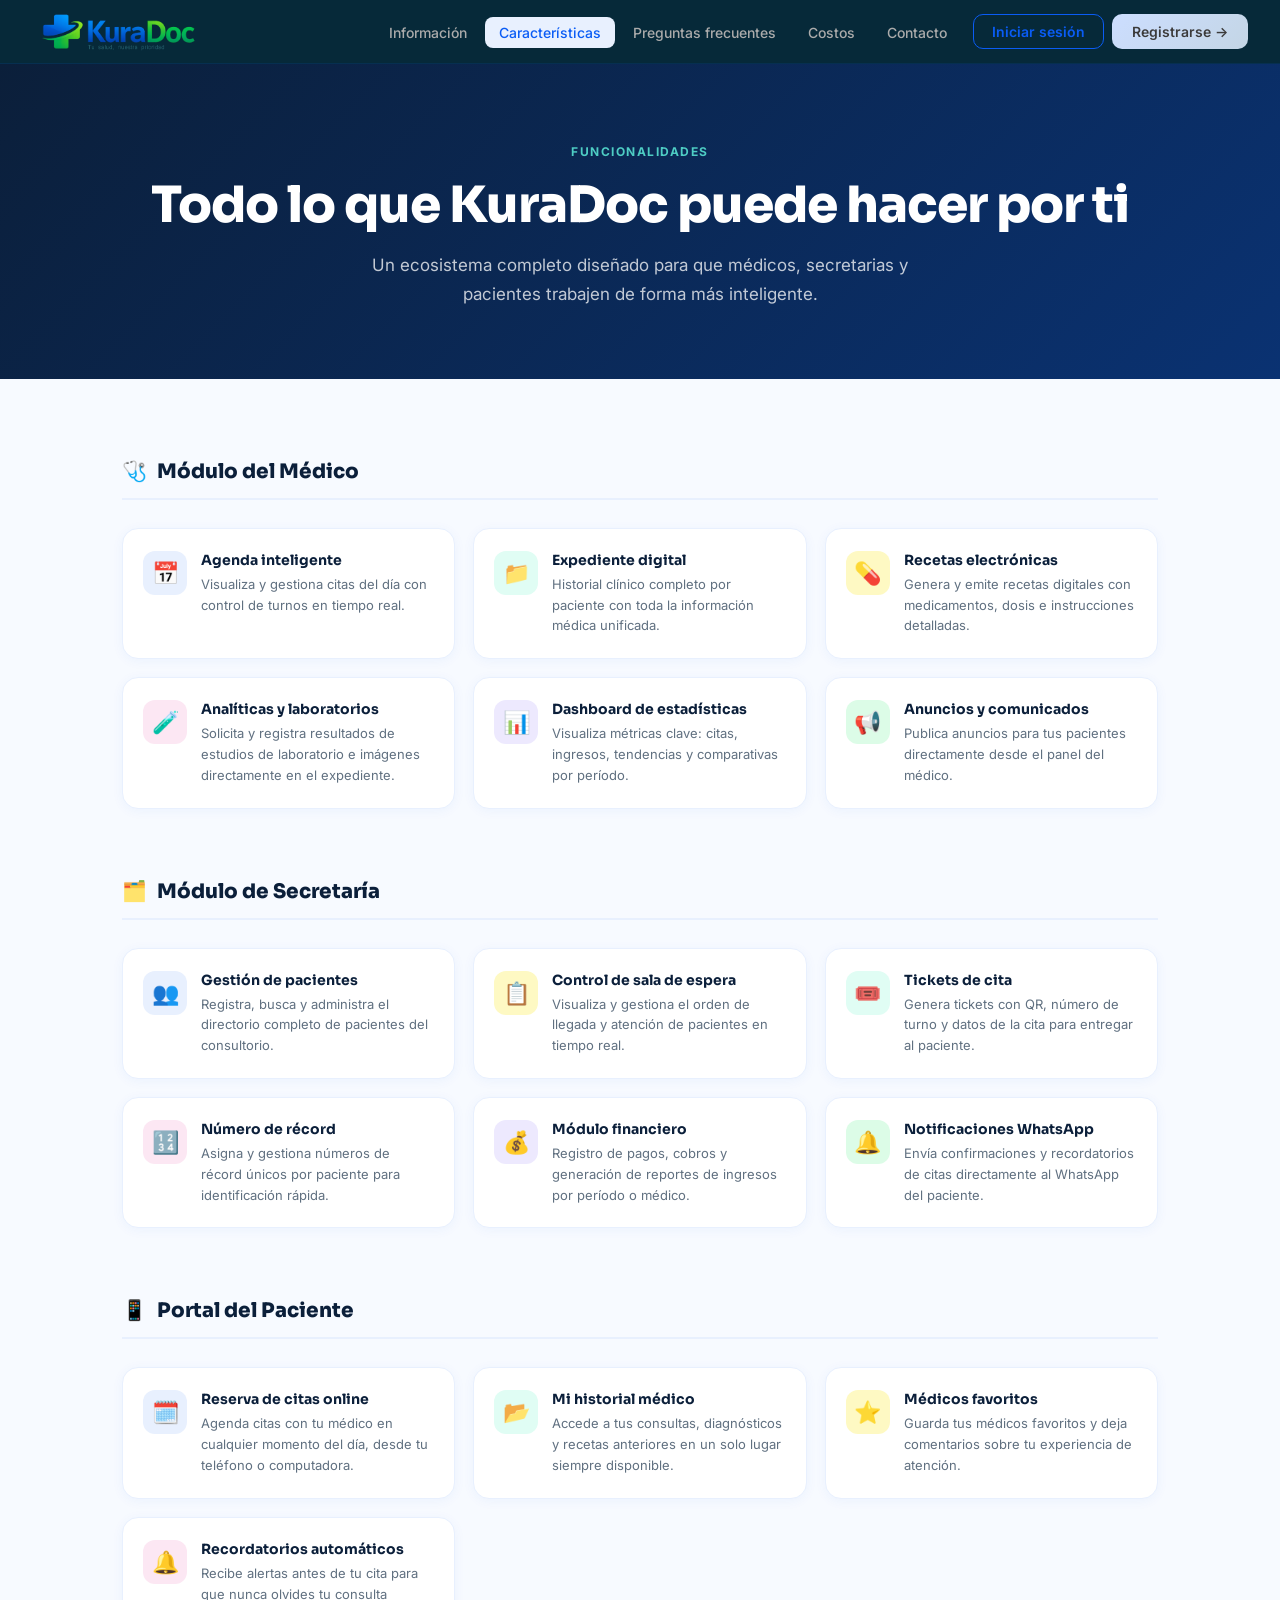
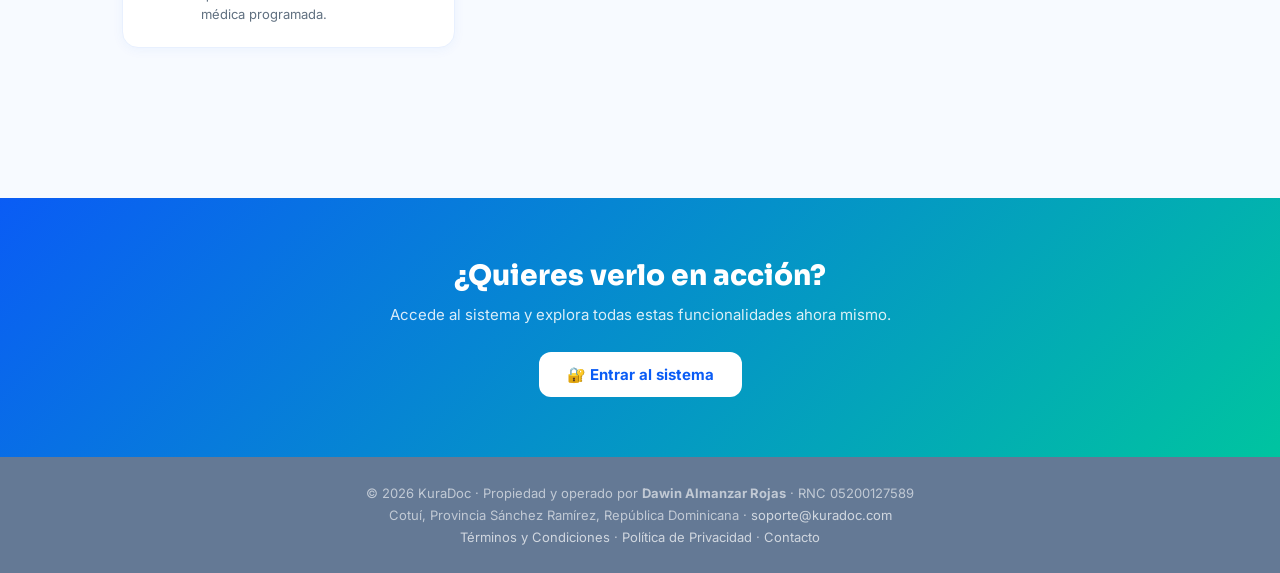
<file: caracteristicas.html>
<!DOCTYPE html>
<html lang="es">
<head>
<meta charset="UTF-8">
<meta name="viewport" content="width=device-width, initial-scale=1.0">
<title>KuraDoc — Características del sistema</title>
<link rel="stylesheet" href="navbar.css">
<style>
html { scroll-behavior: smooth; }
body { margin:0; background:#f7faff; font-family:'Inter',sans-serif; color:#1a2540; }

@keyframes fadeUp { from{opacity:0;transform:translateY(24px);}to{opacity:1;transform:translateY(0);} }
.reveal { opacity:0; transform:translateY(24px); transition:opacity .6s ease, transform .6s ease; }
.reveal.visible { opacity:1; transform:translateY(0); }

/* PAGE HERO */
.page-hero {
  background:linear-gradient(135deg,#0b1f3a,#0a3272);
  padding:80px 32px 70px;
  text-align:center;
  color:white;
}
.page-hero-label { font-size:12px;font-weight:700;letter-spacing:1.5px;text-transform:uppercase;color:#4ecdc4;margin-bottom:14px; }
.page-hero h1 { font-family:'Sora',sans-serif;font-size:clamp(28px,4vw,50px);font-weight:900;letter-spacing:-1px;margin-bottom:14px; }
.page-hero p  { font-size:17px;opacity:.75;max-width:560px;margin:0 auto;line-height:1.7; }

/* FEATURE GROUP */
.features-section { padding:80px 32px; max-width:1100px;margin:0 auto; }
.feat-group { margin-bottom:70px; }
.feat-group-title {
  font-family:'Sora',sans-serif;
  font-size:20px;font-weight:800;
  color:#0b1f3a;
  display:flex;align-items:center;gap:10px;
  margin-bottom:28px;
  padding-bottom:14px;
  border-bottom:2px solid #e8f0fe;
}
.feat-grid { display:grid;grid-template-columns:repeat(auto-fit,minmax(250px,1fr));gap:18px; }
.feat-card {
  background:white;
  border-radius:16px;
  border:1px solid #e8f0fe;
  padding:22px 20px;
  box-shadow:0 2px 12px rgba(10,92,245,.05);
  transition:transform .22s,box-shadow .22s;
  display:flex;gap:14px;align-items:flex-start;
}
.feat-card:hover { transform:translateY(-4px);box-shadow:0 10px 32px rgba(10,92,245,.12); }
.feat-card-icon {
  width:44px;height:44px;flex-shrink:0;
  border-radius:12px;
  display:flex;align-items:center;justify-content:center;
  font-size:22px;
}
.feat-card-body h4 { font-family:'Sora',sans-serif;font-size:14px;font-weight:700;color:#0b1f3a;margin-bottom:5px; }
.feat-card-body p  { font-size:13px;color:#607080;line-height:1.6; }

/* CTA BOTTOM */
.bottom-cta {
  background:linear-gradient(135deg,#0a5cf5,#00c4a0);
  padding:60px 32px;text-align:center;color:white;
}
.bottom-cta h2 { font-family:'Sora',sans-serif;font-size:28px;font-weight:800;margin-bottom:12px; }
.bottom-cta p  { font-size:15px;opacity:.85;margin-bottom:28px; }
.bottom-cta a {
  display:inline-flex;align-items:center;gap:8px;
  background:white;color:#0a5cf5;
  border-radius:12px;padding:13px 28px;
  font-weight:700;text-decoration:none;font-size:15px;
  transition:transform .2s;
}
.bottom-cta a:hover { transform:translateY(-2px); }
</style>
</head>
<body>

<nav id="kd-navbar"></nav>
<div id="kd-mobile-menu" class="kd-mobile-menu"></div>

<div style="padding-top:64px;">

  <div class="page-hero">
    <div class="page-hero-label">Funcionalidades</div>
    <h1>Todo lo que KuraDoc puede hacer por ti</h1>
    <p>Un ecosistema completo diseñado para que médicos, secretarias y pacientes trabajen de forma más inteligente.</p>
  </div>

  <div class="features-section">

    <!-- Médico -->
    <div class="feat-group reveal">
      <div class="feat-group-title"><span>🩺</span> Módulo del Médico</div>
      <div class="feat-grid">
        <div class="feat-card">
          <div class="feat-card-icon" style="background:#e8f0fe;">📅</div>
          <div class="feat-card-body"><h4>Agenda inteligente</h4><p>Visualiza y gestiona citas del día con control de turnos en tiempo real.</p></div>
        </div>
        <div class="feat-card">
          <div class="feat-card-icon" style="background:#e0fdf4;">📁</div>
          <div class="feat-card-body"><h4>Expediente digital</h4><p>Historial clínico completo por paciente con toda la información médica unificada.</p></div>
        </div>
        <div class="feat-card">
          <div class="feat-card-icon" style="background:#fef9c3;">💊</div>
          <div class="feat-card-body"><h4>Recetas electrónicas</h4><p>Genera y emite recetas digitales con medicamentos, dosis e instrucciones detalladas.</p></div>
        </div>
        <div class="feat-card">
          <div class="feat-card-icon" style="background:#fce7f3;">🧪</div>
          <div class="feat-card-body"><h4>Analíticas y laboratorios</h4><p>Solicita y registra resultados de estudios de laboratorio e imágenes directamente en el expediente.</p></div>
        </div>
        <div class="feat-card">
          <div class="feat-card-icon" style="background:#ede9fe;">📊</div>
          <div class="feat-card-body"><h4>Dashboard de estadísticas</h4><p>Visualiza métricas clave: citas, ingresos, tendencias y comparativas por período.</p></div>
        </div>
        <div class="feat-card">
          <div class="feat-card-icon" style="background:#dcfce7;">📢</div>
          <div class="feat-card-body"><h4>Anuncios y comunicados</h4><p>Publica anuncios para tus pacientes directamente desde el panel del médico.</p></div>
        </div>
      </div>
    </div>

    <!-- Secretaria -->
    <div class="feat-group reveal">
      <div class="feat-group-title"><span>🗂️</span> Módulo de Secretaría</div>
      <div class="feat-grid">
        <div class="feat-card">
          <div class="feat-card-icon" style="background:#e8f0fe;">👥</div>
          <div class="feat-card-body"><h4>Gestión de pacientes</h4><p>Registra, busca y administra el directorio completo de pacientes del consultorio.</p></div>
        </div>
        <div class="feat-card">
          <div class="feat-card-icon" style="background:#fef9c3;">📋</div>
          <div class="feat-card-body"><h4>Control de sala de espera</h4><p>Visualiza y gestiona el orden de llegada y atención de pacientes en tiempo real.</p></div>
        </div>
        <div class="feat-card">
          <div class="feat-card-icon" style="background:#e0fdf4;">🎟️</div>
          <div class="feat-card-body"><h4>Tickets de cita</h4><p>Genera tickets con QR, número de turno y datos de la cita para entregar al paciente.</p></div>
        </div>
        <div class="feat-card">
          <div class="feat-card-icon" style="background:#fce7f3;">🔢</div>
          <div class="feat-card-body"><h4>Número de récord</h4><p>Asigna y gestiona números de récord únicos por paciente para identificación rápida.</p></div>
        </div>
        <div class="feat-card">
          <div class="feat-card-icon" style="background:#ede9fe;">💰</div>
          <div class="feat-card-body"><h4>Módulo financiero</h4><p>Registro de pagos, cobros y generación de reportes de ingresos por período o médico.</p></div>
        </div>
        <div class="feat-card">
          <div class="feat-card-icon" style="background:#dcfce7;">🔔</div>
          <div class="feat-card-body"><h4>Notificaciones WhatsApp</h4><p>Envía confirmaciones y recordatorios de citas directamente al WhatsApp del paciente.</p></div>
        </div>
      </div>
    </div>

    <!-- Paciente -->
    <div class="feat-group reveal">
      <div class="feat-group-title"><span>📱</span> Portal del Paciente</div>
      <div class="feat-grid">
        <div class="feat-card">
          <div class="feat-card-icon" style="background:#e8f0fe;">🗓️</div>
          <div class="feat-card-body"><h4>Reserva de citas online</h4><p>Agenda citas con tu médico en cualquier momento del día, desde tu teléfono o computadora.</p></div>
        </div>
        <div class="feat-card">
          <div class="feat-card-icon" style="background:#e0fdf4;">📂</div>
          <div class="feat-card-body"><h4>Mi historial médico</h4><p>Accede a tus consultas, diagnósticos y recetas anteriores en un solo lugar siempre disponible.</p></div>
        </div>
        <div class="feat-card">
          <div class="feat-card-icon" style="background:#fef9c3;">⭐</div>
          <div class="feat-card-body"><h4>Médicos favoritos</h4><p>Guarda tus médicos favoritos y deja comentarios sobre tu experiencia de atención.</p></div>
        </div>
        <div class="feat-card">
          <div class="feat-card-icon" style="background:#fce7f3;">🔔</div>
          <div class="feat-card-body"><h4>Recordatorios automáticos</h4><p>Recibe alertas antes de tu cita para que nunca olvides tu consulta médica programada.</p></div>
        </div>
      </div>
    </div>

  </div>

  <div class="bottom-cta reveal">
    <h2>¿Quieres verlo en acción?</h2>
    <p>Accede al sistema y explora todas estas funcionalidades ahora mismo.</p>
    <a href="index.html">🔐 Entrar al sistema</a>
  </div>

</div>

<footer class="kd-footer">
  <p>© 2026 KuraDoc · Propiedad y operado por <strong>Dawin Almanzar Rojas</strong> · RNC 05200127589</p>
  <p style="margin-top:6px;">Cotuí, Provincia Sánchez Ramírez, República Dominicana · <a href="mailto:soporte@kuradoc.com">soporte@kuradoc.com</a></p>
  <p style="margin-top:6px;"><a href="terminos.html">Términos y Condiciones</a> · <a href="privacidad.html">Política de Privacidad</a> · <a href="contactos.html">Contacto</a></p>
</footer>

<script src="navbar.js"></script>
<script>
const observer = new IntersectionObserver(entries => {
  entries.forEach(e => { if(e.isIntersecting) e.target.classList.add('visible'); });
}, { threshold: 0.1 });
document.querySelectorAll('.reveal').forEach(el => observer.observe(el));
</script>
</body>
</html>
</file>
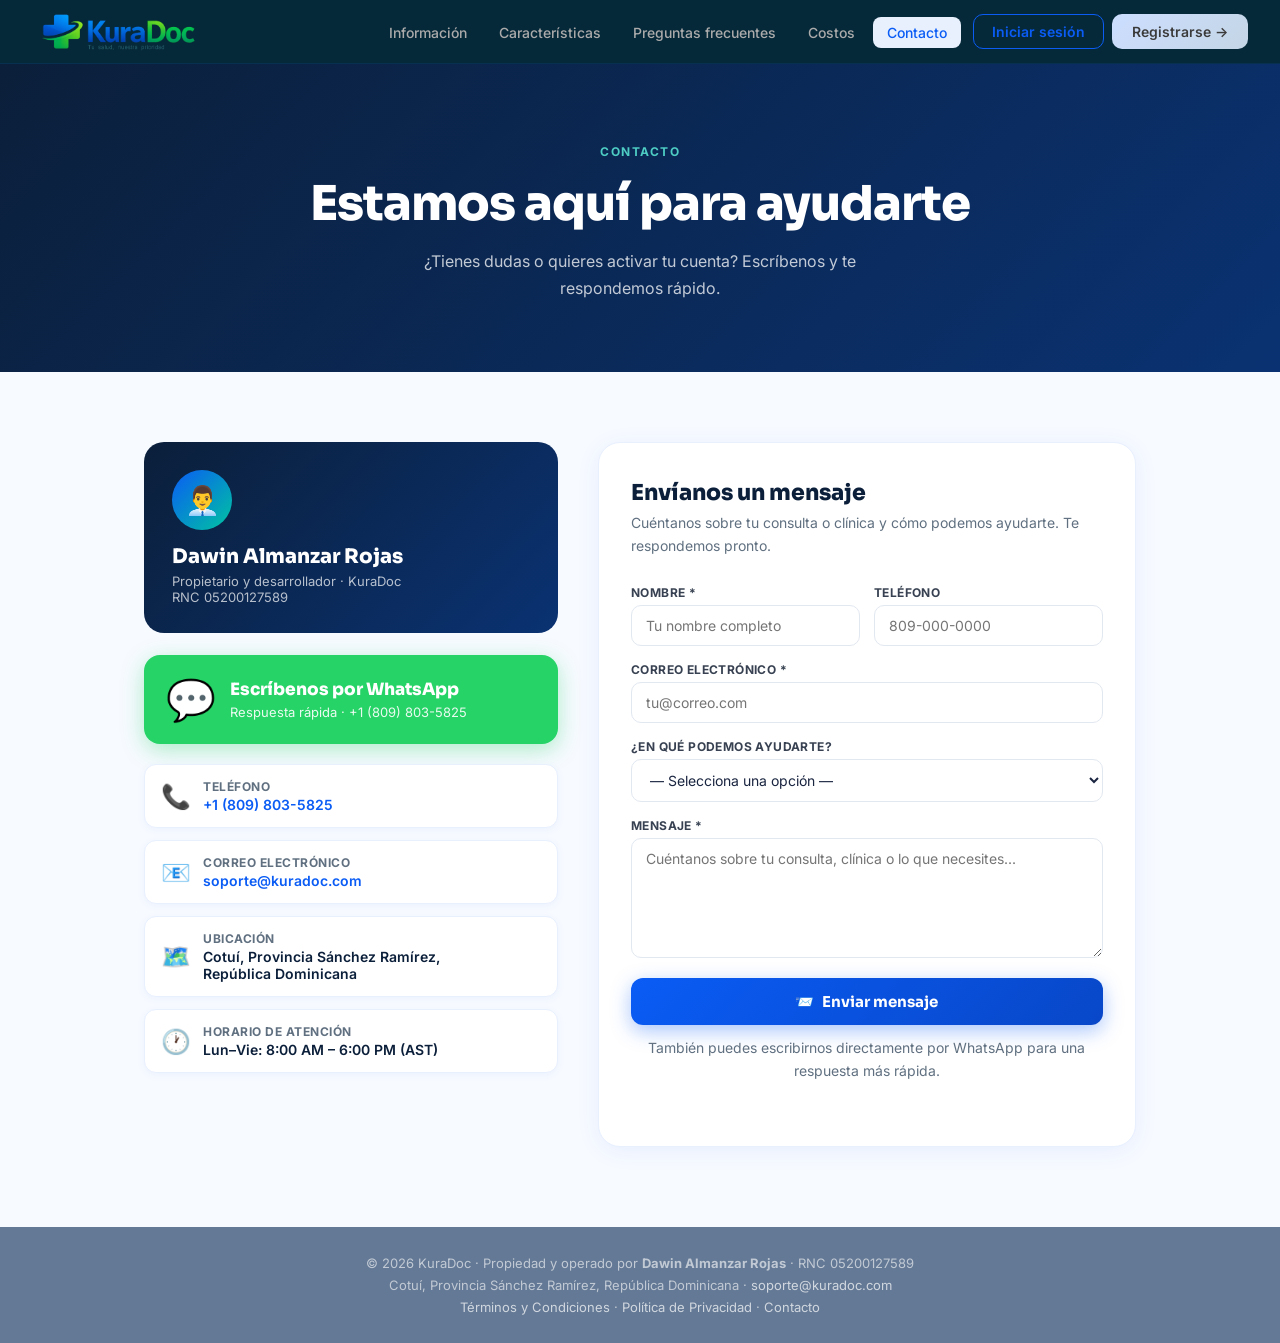
<file: contactos.html>
<!DOCTYPE html>
<html lang="es">
<head>
<meta charset="UTF-8">
<meta name="viewport" content="width=device-width, initial-scale=1.0">
<title>KuraDoc — Contacto</title>
<link rel="stylesheet" href="navbar.css">
<style>
html { scroll-behavior:smooth; }
body { margin:0; background:#f7faff; font-family:'Inter',sans-serif; color:#1a2540; }

@keyframes fadeUp { from{opacity:0;transform:translateY(24px);}to{opacity:1;transform:translateY(0);} }
.reveal { opacity:0;transform:translateY(24px);transition:opacity .6s ease,transform .6s ease; }
.reveal.visible { opacity:1;transform:translateY(0); }

.page-hero {
  background:linear-gradient(135deg,#0b1f3a,#0a3272);
  padding:80px 32px 70px;text-align:center;color:white;
}
.page-hero-label { font-size:12px;font-weight:700;letter-spacing:1.5px;text-transform:uppercase;color:#4ecdc4;margin-bottom:14px; }
.page-hero h1 { font-family:'Sora',sans-serif;font-size:clamp(28px,4vw,48px);font-weight:900;letter-spacing:-1px;margin-bottom:14px; }
.page-hero p  { font-size:16px;opacity:.75;max-width:520px;margin:0 auto;line-height:1.7; }

.contact-section {
  max-width:1040px;margin:0 auto;
  padding:70px 24px 80px;
  display:grid;grid-template-columns:1fr 1.3fr;
  gap:40px;align-items:start;
}

/* LEFT — info */
.contact-info-col {}
.contact-name-card {
  background:linear-gradient(135deg,#0b1f3a,#0a3272);
  border-radius:20px;padding:28px;color:white;margin-bottom:22px;
}
.contact-name-avatar {
  width:60px;height:60px;border-radius:50%;
  background:linear-gradient(135deg,#0a5cf5,#00c4a0);
  display:flex;align-items:center;justify-content:center;
  font-size:28px;margin-bottom:14px;
}
.contact-name-card h3 { font-family:'Sora',sans-serif;font-size:20px;font-weight:800;margin-bottom:4px; }
.contact-name-card p  { font-size:13px;opacity:.7; }

/* WhatsApp CTA — big */
.wa-cta {
  display:flex;align-items:center;gap:14px;
  background:#25d366;
  border-radius:16px;padding:20px 22px;color:white;
  text-decoration:none;margin-bottom:20px;
  transition:transform .2s,box-shadow .2s;
  box-shadow:0 6px 22px rgba(37,211,102,.35);
}
.wa-cta:hover { transform:translateY(-3px);box-shadow:0 12px 32px rgba(37,211,102,.45); }
.wa-icon { font-size:40px;flex-shrink:0; }
.wa-text h4 { font-family:'Sora',sans-serif;font-size:17px;font-weight:800;margin-bottom:3px; }
.wa-text p  { font-size:13px;opacity:.9;line-height:1.4; }

/* Info items */
.contact-items { display:flex;flex-direction:column;gap:12px;margin-bottom:22px; }
.contact-item {
  background:white;border:1px solid #e8f0fe;border-radius:12px;
  padding:14px 16px;display:flex;align-items:center;gap:12px;
  box-shadow:0 2px 8px rgba(10,92,245,.05);
}
.contact-item-icon { font-size:24px;flex-shrink:0; }
.contact-item-body h5 { font-size:12px;font-weight:700;color:#607080;text-transform:uppercase;letter-spacing:.5px;margin-bottom:2px; }
.contact-item-body p  { font-size:14px;font-weight:600;color:#0b1f3a; }
.contact-item-body a  { color:#0a5cf5;text-decoration:none; }
.contact-item-body a:hover { text-decoration:underline; }

/* Social */
.social-title { font-size:12px;font-weight:700;text-transform:uppercase;letter-spacing:.8px;color:#607080;margin-bottom:10px; }
.social-row { display:flex;gap:10px;flex-wrap:wrap; }
.social-btn {
  width:42px;height:42px;border-radius:12px;
  display:flex;align-items:center;justify-content:center;
  font-size:20px;text-decoration:none;
  transition:transform .2s,box-shadow .2s;
  box-shadow:0 2px 8px rgba(0,0,0,.1);
}
.social-btn:hover { transform:translateY(-2px);box-shadow:0 6px 18px rgba(0,0,0,.15); }

/* RIGHT — form */
.contact-form-col {
  background:white;border-radius:22px;
  border:1px solid #e8f0fe;
  padding:36px 32px;
  box-shadow:0 4px 24px rgba(10,92,245,.07);
}
.contact-form-col h2 { font-family:'Sora',sans-serif;font-size:22px;font-weight:800;color:#0b1f3a;margin-bottom:6px; }
.contact-form-col p  { font-size:14px;color:#607080;margin-bottom:28px;line-height:1.6; }
.cf-group { margin-bottom:16px; }
.cf-label { display:block;font-size:12px;font-weight:700;color:#374151;text-transform:uppercase;letter-spacing:.4px;margin-bottom:5px; }
.cf-input, .cf-select, .cf-textarea {
  width:100%;padding:11px 14px;
  border:1.5px solid #e2e8f0;border-radius:10px;
  font-family:'Inter',sans-serif;font-size:14px;color:#1a2540;
  background:white;
  transition:border-color .2s,box-shadow .2s;
  box-sizing:border-box;
}
.cf-input:focus,.cf-select:focus,.cf-textarea:focus {
  outline:none;border-color:#0a5cf5;
  box-shadow:0 0 0 3px rgba(10,92,245,.1);
}
.cf-textarea { resize:vertical;min-height:120px; }
.cf-submit {
  width:100%;padding:14px;
  background:linear-gradient(135deg,#0a5cf5,#0847c8);
  color:white;border:none;border-radius:12px;
  font-family:'Sora',sans-serif;font-size:15px;font-weight:700;
  cursor:pointer;
  box-shadow:0 6px 20px rgba(10,92,245,.35);
  transition:opacity .2s,transform .15s;
  display:flex;align-items:center;justify-content:center;gap:8px;
  margin-top:6px;
}
.cf-submit:hover { opacity:.9;transform:translateY(-1px); }
.cf-note { font-size:12px;color:#94a3b8;text-align:center;margin-top:12px; }

/* Success message */
.cf-success {
  display:none;background:#f0fdf4;border:1px solid #86efac;
  border-radius:12px;padding:20px;text-align:center;
  color:#166534;font-weight:600;font-size:14px;margin-top:16px;
}

@media(max-width:800px){
  .contact-section { grid-template-columns:1fr; }
}
</style>
</head>
<body>
<nav id="kd-navbar"></nav>
<div id="kd-mobile-menu" class="kd-mobile-menu"></div>

<div style="padding-top:64px;">
  <div class="page-hero">
    <div class="page-hero-label">Contacto</div>
    <h1>Estamos aquí para ayudarte</h1>
    <p>¿Tienes dudas o quieres activar tu cuenta? Escríbenos y te respondemos rápido.</p>
  </div>

  <div class="contact-section">

    <!-- LEFT -->
    <div class="contact-info-col reveal">
      <div class="contact-name-card">
        <div class="contact-name-avatar">👨‍💼</div>
        <h3>Dawin Almanzar Rojas</h3>
        <p>Propietario y desarrollador · KuraDoc<br>RNC 05200127589</p>
      </div>

      <!-- WhatsApp grande -->
      <a href="https://wa.me/18098035825" target="_blank" class="wa-cta">
        <div class="wa-icon">💬</div>
        <div class="wa-text">
          <h4>Escríbenos por WhatsApp</h4>
          <p>Respuesta rápida · +1 (809) 803-5825</p>
        </div>
      </a>

      <div class="contact-items">
        <div class="contact-item">
          <div class="contact-item-icon">📞</div>
          <div class="contact-item-body">
            <h5>Teléfono</h5>
            <p><a href="tel:+18098035825">+1 (809) 803-5825</a></p>
          </div>
        </div>
        <div class="contact-item">
          <div class="contact-item-icon">📧</div>
          <div class="contact-item-body">
            <h5>Correo electrónico</h5>
            <p><a href="mailto:soporte@kuradoc.com">soporte@kuradoc.com</a></p>
          </div>
        </div>
        <div class="contact-item">
          <div class="contact-item-icon">🗺️</div>
          <div class="contact-item-body">
            <h5>Ubicación</h5>
            <p>Cotuí, Provincia Sánchez Ramírez,<br>República Dominicana</p>
          </div>
        </div>
        <div class="contact-item">
          <div class="contact-item-icon">🕐</div>
          <div class="contact-item-body">
            <h5>Horario de atención</h5>
            <p>Lun–Vie: 8:00 AM – 6:00 PM (AST)</p>
          </div>
        </div>
      </div>
    </div>

    <!-- RIGHT — form -->
    <div class="contact-form-col reveal">
      <h2>Envíanos un mensaje</h2>
      <p>Cuéntanos sobre tu consulta o clínica y cómo podemos ayudarte. Te respondemos pronto.</p>

      <form id="contactForm" onsubmit="submitContactForm(event)" novalidate>
        <div style="display:grid;grid-template-columns:1fr 1fr;gap:14px;">
          <div class="cf-group">
            <label class="cf-label" for="cf-nombre">Nombre *</label>
            <input type="text" id="cf-nombre" class="cf-input" placeholder="Tu nombre completo" required>
          </div>
          <div class="cf-group">
            <label class="cf-label" for="cf-telefono">Teléfono</label>
            <input type="tel" id="cf-telefono" class="cf-input" placeholder="809-000-0000">
          </div>
        </div>
        <div class="cf-group">
          <label class="cf-label" for="cf-email">Correo electrónico *</label>
          <input type="email" id="cf-email" class="cf-input" placeholder="tu@correo.com" required>
        </div>
        <div class="cf-group">
          <label class="cf-label" for="cf-tipo">¿En qué podemos ayudarte?</label>
          <select id="cf-tipo" class="cf-select">
            <option value="">— Selecciona una opción —</option>
            <option>Información sobre planes y costos</option>
            <option>Soporte técnico</option>
            <option>Activar mi cuenta</option>
            <option>Demo del sistema</option>
            <option>Otro</option>
          </select>
        </div>
        <div class="cf-group">
          <label class="cf-label" for="cf-mensaje">Mensaje *</label>
          <textarea id="cf-mensaje" class="cf-textarea" placeholder="Cuéntanos sobre tu consulta, clínica o lo que necesites..." required></textarea>
        </div>
        <button type="submit" class="cf-submit">
          <span>📨</span> Enviar mensaje
        </button>
        <div id="cf-success" class="cf-success">
          ✅ ¡Mensaje enviado! Nos comunicaremos contigo muy pronto.
        </div>
        <p class="cf-note">También puedes escribirnos directamente por WhatsApp para una respuesta más rápida.</p>
      </form>
    </div>

  </div>
</div>

<footer class="kd-footer">
  <p>© 2026 KuraDoc · Propiedad y operado por <strong>Dawin Almanzar Rojas</strong> · RNC 05200127589</p>
  <p style="margin-top:6px;">Cotuí, Provincia Sánchez Ramírez, República Dominicana · <a href="mailto:soporte@kuradoc.com">soporte@kuradoc.com</a></p>
  <p style="margin-top:6px;"><a href="terminos.html">Términos y Condiciones</a> · <a href="privacidad.html">Política de Privacidad</a> · <a href="contactos.html">Contacto</a></p>
</footer>

<script src="navbar.js"></script>
<script>
const observer = new IntersectionObserver(entries => {
  entries.forEach(e => { if(e.isIntersecting) e.target.classList.add('visible'); });
}, { threshold: 0.1 });
document.querySelectorAll('.reveal').forEach(el => observer.observe(el));

function submitContactForm(e) {
  e.preventDefault();
  const nombre  = document.getElementById('cf-nombre').value.trim();
  const email   = document.getElementById('cf-email').value.trim();
  const mensaje = document.getElementById('cf-mensaje').value.trim();
  if (!nombre || !email || !mensaje) {
    alert('Por favor completa los campos obligatorios (Nombre, Correo y Mensaje).');
    return;
  }
  // Visual feedback (en producción conectar con backend/emailjs)
  const btn = e.target.querySelector('.cf-submit');
  btn.disabled = true;
  btn.innerHTML = '⏳ Enviando...';
  setTimeout(() => {
    document.getElementById('cf-success').style.display = 'block';
    btn.innerHTML = '✅ Mensaje enviado';
    // Redirect to WhatsApp with pre-filled message
    const msg = encodeURIComponent(`Hola Dawin, soy ${nombre} (${email}).\n\n${mensaje}`);
    window.open(`https://wa.me/18098035825?text=${msg}`, '_blank');
  }, 900);
}
</script>
</body>
</html>
</file>
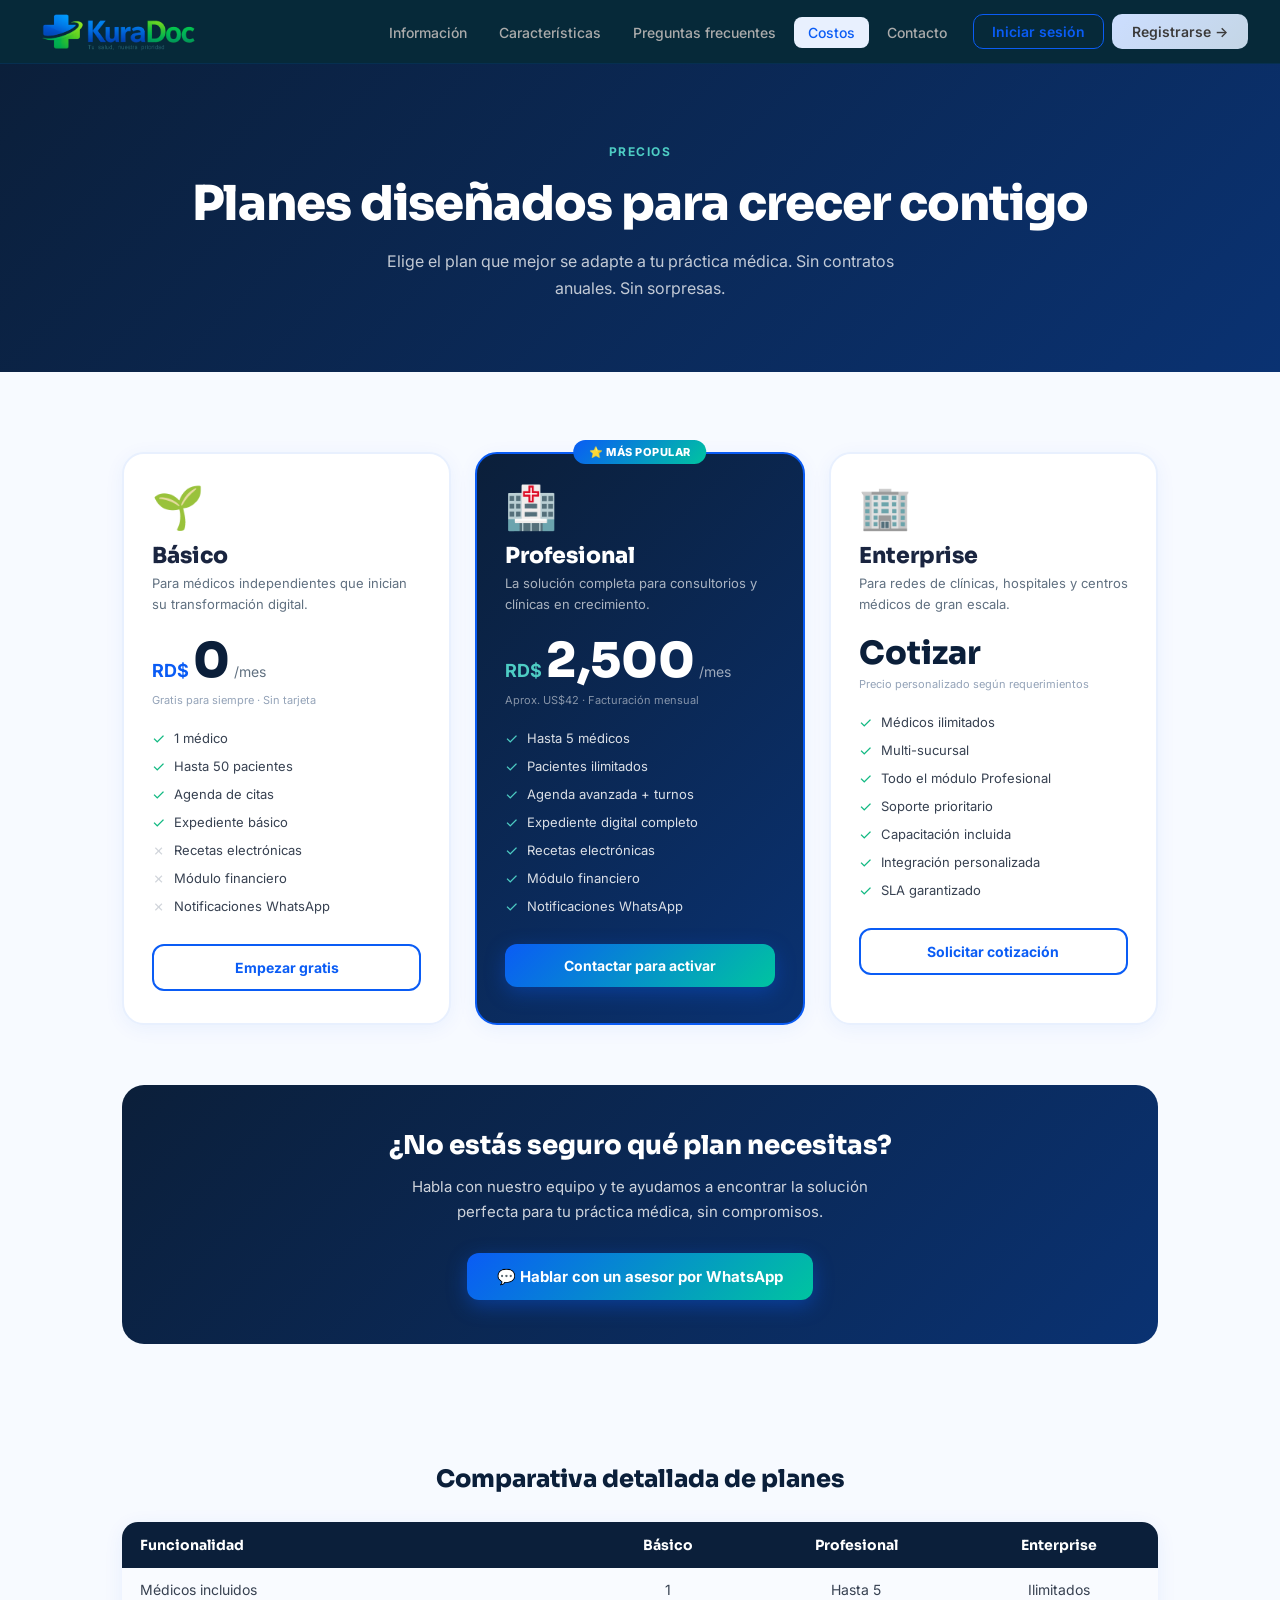
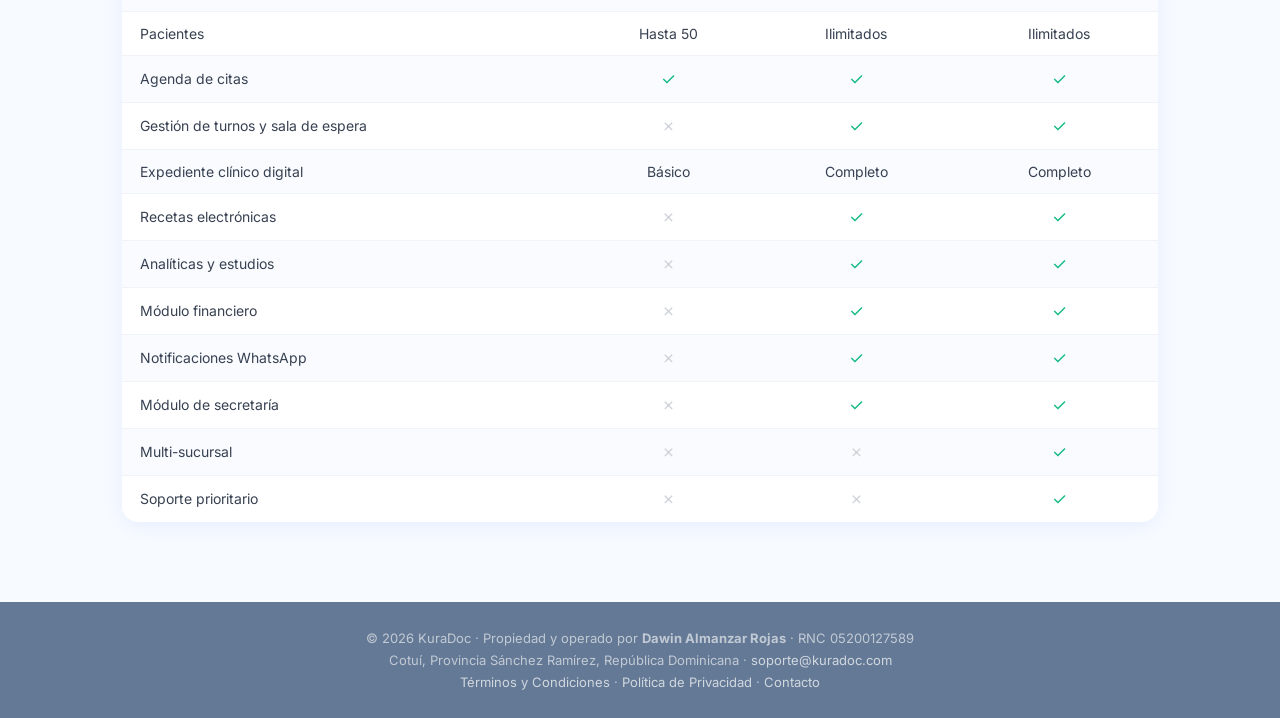
<file: costos.html>
<!DOCTYPE html>
<html lang="es">
<head>
<meta charset="UTF-8">
<meta name="viewport" content="width=device-width, initial-scale=1.0">
<title>KuraDoc — Planes y Costos</title>
<link rel="stylesheet" href="navbar.css">
<style>
html { scroll-behavior:smooth; }
body { margin:0; background:#f7faff; font-family:'Inter',sans-serif; color:#1a2540; }

@keyframes fadeUp { from{opacity:0;transform:translateY(24px);}to{opacity:1;transform:translateY(0);} }
.reveal { opacity:0;transform:translateY(24px);transition:opacity .6s ease,transform .6s ease; }
.reveal.visible { opacity:1;transform:translateY(0); }

.page-hero {
  background:linear-gradient(135deg,#0b1f3a,#0a3272);
  padding:80px 32px 70px;text-align:center;color:white;
}
.page-hero-label { font-size:12px;font-weight:700;letter-spacing:1.5px;text-transform:uppercase;color:#4ecdc4;margin-bottom:14px; }
.page-hero h1 { font-family:'Sora',sans-serif;font-size:clamp(28px,4vw,48px);font-weight:900;letter-spacing:-1px;margin-bottom:14px; }
.page-hero p  { font-size:16px;opacity:.75;max-width:540px;margin:0 auto;line-height:1.7; }

/* PLANS */
.plans-section { padding:80px 32px; max-width:1100px;margin:0 auto; }
.plans-grid {
  display:grid;
  grid-template-columns:repeat(auto-fit,minmax(280px,1fr));
  gap:24px;
  margin-bottom:60px;
}
.plan-card {
  background:white;
  border-radius:22px;
  border:2px solid #e8f0fe;
  padding:32px 28px;
  position:relative;
  transition:transform .25s,box-shadow .25s;
  box-shadow:0 4px 20px rgba(10,92,245,.06);
}
.plan-card:hover { transform:translateY(-6px);box-shadow:0 16px 48px rgba(10,92,245,.14); }
.plan-card.popular {
  border-color:#0a5cf5;
  background:linear-gradient(135deg,#0b1f3a 0%,#0a3272 100%);
  color:white;
}
.popular-badge {
  position:absolute;top:-14px;left:50%;transform:translateX(-50%);
  background:linear-gradient(135deg,#0a5cf5,#00c4a0);
  color:white;font-size:11px;font-weight:800;
  padding:5px 16px;border-radius:20px;letter-spacing:.5px;
  text-transform:uppercase;white-space:nowrap;
}
.plan-icon { font-size:42px;margin-bottom:14px;line-height:1; }
.plan-name { font-family:'Sora',sans-serif;font-size:22px;font-weight:800;margin-bottom:4px; }
.plan-card.popular .plan-name { color:white; }
.plan-desc { font-size:13px;color:#607080;margin-bottom:22px;line-height:1.6; }
.plan-card.popular .plan-desc { color:rgba(255,255,255,.65); }
.plan-price { display:flex;align-items:baseline;gap:4px;margin-bottom:24px; }
.plan-price .currency { font-size:18px;font-weight:700;color:#0a5cf5; }
.plan-card.popular .plan-price .currency { color:#4ecdc4; }
.plan-price .amount { font-family:'Sora',sans-serif;font-size:48px;font-weight:900;color:#0b1f3a;line-height:1; }
.plan-card.popular .plan-price .amount { color:white; }
.plan-price .period { font-size:14px;color:#607080; }
.plan-card.popular .plan-price .period { color:rgba(255,255,255,.6); }
.plan-price-note { font-size:11px;color:#94a3b8;margin-top:-16px;margin-bottom:22px; }
.plan-card.popular .plan-price-note { color:rgba(255,255,255,.5); }
.plan-features { list-style:none;padding:0;display:flex;flex-direction:column;gap:9px;margin-bottom:28px; }
.plan-features li { font-size:13px;display:flex;align-items:center;gap:9px;color:#374151; }
.plan-card.popular .plan-features li { color:rgba(255,255,255,.85); }
.plan-features li .check { color:#10b981;font-size:15px;flex-shrink:0; }
.plan-card.popular .plan-features li .check { color:#4ecdc4; }
.plan-features li .cross { color:#d1d5db;font-size:15px;flex-shrink:0; }
.plan-btn {
  display:block;width:100%;padding:13px;
  text-align:center;border-radius:12px;
  font-family:'Inter',sans-serif;font-weight:700;font-size:14px;
  text-decoration:none;cursor:pointer;border:none;
  transition:opacity .2s,transform .15s;
}
.plan-btn-outline { background:transparent;color:#0a5cf5;border:2px solid #0a5cf5; }
.plan-btn-outline:hover { background:#e8f0fe; }
.plan-btn-main { background:linear-gradient(135deg,#0a5cf5,#00c4a0);color:white;box-shadow:0 6px 20px rgba(10,92,245,.35); }
.plan-btn-main:hover { opacity:.9;transform:translateY(-1px); }
.plan-btn-light { background:rgba(255,255,255,.15);color:white;border:1.5px solid rgba(255,255,255,.35); }
.plan-btn-light:hover { background:rgba(255,255,255,.25); }

/* CUSTOM QUOTE */
.quote-card {
  background:linear-gradient(135deg,#0b1f3a,#0a3272);
  border-radius:22px;padding:44px;text-align:center;color:white;
  margin-bottom:40px;
}
.quote-card h3 { font-family:'Sora',sans-serif;font-size:26px;font-weight:800;margin-bottom:12px; }
.quote-card p  { font-size:15px;opacity:.8;max-width:500px;margin:0 auto 28px;line-height:1.7; }
.quote-card a {
  display:inline-flex;align-items:center;gap:8px;
  background:linear-gradient(135deg,#0a5cf5,#00c4a0);
  color:white;padding:14px 30px;border-radius:12px;
  font-weight:700;font-size:15px;text-decoration:none;
  box-shadow:0 6px 20px rgba(10,92,245,.4);
  transition:transform .2s;
}
.quote-card a:hover { transform:translateY(-2px); }

/* COMPARISON TABLE */
.compare-section { padding:0 32px 80px;max-width:1100px;margin:0 auto; }
.compare-section h2 { font-family:'Sora',sans-serif;font-size:24px;font-weight:800;text-align:center;margin-bottom:28px;color:#0b1f3a; }
.compare-table { width:100%;border-collapse:collapse;background:white;border-radius:16px;overflow:hidden;box-shadow:0 4px 20px rgba(10,92,245,.07); }
.compare-table th { background:#0b1f3a;color:white;padding:14px 18px;font-family:'Sora',sans-serif;font-size:14px;font-weight:700;text-align:left; }
.compare-table th:not(:first-child) { text-align:center; }
.compare-table td { padding:13px 18px;border-bottom:1px solid #f0f4f8;font-size:14px;color:#374151; }
.compare-table td:not(:first-child) { text-align:center; }
.compare-table tr:last-child td { border-bottom:none; }
.compare-table tr:nth-child(even) td { background:#f9fbff; }
.chk { color:#10b981;font-size:17px; }
.xmark { color:#d1d5db;font-size:17px; }

@media(max-width:700px){
  .compare-table { font-size:12px; }
  .compare-table td,.compare-table th { padding:10px 10px; }
}
</style>
</head>
<body>
<nav id="kd-navbar"></nav>
<div id="kd-mobile-menu" class="kd-mobile-menu"></div>

<div style="padding-top:64px;">
  <div class="page-hero">
    <div class="page-hero-label">Precios</div>
    <h1>Planes diseñados para crecer contigo</h1>
    <p>Elige el plan que mejor se adapte a tu práctica médica. Sin contratos anuales. Sin sorpresas.</p>
  </div>

  <div class="plans-section">
    <div class="plans-grid">

      <!-- Básico -->
      <div class="plan-card reveal">
        <div class="plan-icon">🌱</div>
        <div class="plan-name">Básico</div>
        <div class="plan-desc">Para médicos independientes que inician su transformación digital.</div>
        <div class="plan-price">
          <span class="currency">RD$</span>
          <span class="amount">0</span>
          <span class="period">/mes</span>
        </div>
        <div class="plan-price-note">Gratis para siempre · Sin tarjeta</div>
        <ul class="plan-features">
          <li><span class="check">✓</span> 1 médico</li>
          <li><span class="check">✓</span> Hasta 50 pacientes</li>
          <li><span class="check">✓</span> Agenda de citas</li>
          <li><span class="check">✓</span> Expediente básico</li>
          <li><span class="cross">✗</span> Recetas electrónicas</li>
          <li><span class="cross">✗</span> Módulo financiero</li>
          <li><span class="cross">✗</span> Notificaciones WhatsApp</li>
        </ul>
        <a href="index.html" class="plan-btn plan-btn-outline">Empezar gratis</a>
      </div>

      <!-- Profesional (destacado) -->
      <div class="plan-card popular reveal">
        <div class="popular-badge">⭐ Más popular</div>
        <div class="plan-icon">🏥</div>
        <div class="plan-name">Profesional</div>
        <div class="plan-desc">La solución completa para consultorios y clínicas en crecimiento.</div>
        <div class="plan-price">
          <span class="currency">RD$</span>
          <span class="amount">2,500</span>
          <span class="period">/mes</span>
        </div>
        <div class="plan-price-note">Aprox. US$42 · Facturación mensual</div>
        <ul class="plan-features">
          <li><span class="check">✓</span> Hasta 5 médicos</li>
          <li><span class="check">✓</span> Pacientes ilimitados</li>
          <li><span class="check">✓</span> Agenda avanzada + turnos</li>
          <li><span class="check">✓</span> Expediente digital completo</li>
          <li><span class="check">✓</span> Recetas electrónicas</li>
          <li><span class="check">✓</span> Módulo financiero</li>
          <li><span class="check">✓</span> Notificaciones WhatsApp</li>
        </ul>
        <a href="https://wa.me/18098035825" target="_blank" class="plan-btn plan-btn-main">Contactar para activar</a>
      </div>

      <!-- Enterprise -->
      <div class="plan-card reveal">
        <div class="plan-icon">🏢</div>
        <div class="plan-name">Enterprise</div>
        <div class="plan-desc">Para redes de clínicas, hospitales y centros médicos de gran escala.</div>
        <div class="plan-price">
          <span class="amount" style="font-size:32px;color:#0b1f3a;">Cotizar</span>
        </div>
        <div class="plan-price-note">Precio personalizado según requerimientos</div>
        <ul class="plan-features">
          <li><span class="check">✓</span> Médicos ilimitados</li>
          <li><span class="check">✓</span> Multi-sucursal</li>
          <li><span class="check">✓</span> Todo el módulo Profesional</li>
          <li><span class="check">✓</span> Soporte prioritario</li>
          <li><span class="check">✓</span> Capacitación incluida</li>
          <li><span class="check">✓</span> Integración personalizada</li>
          <li><span class="check">✓</span> SLA garantizado</li>
        </ul>
        <a href="https://wa.me/18098035825" target="_blank" class="plan-btn plan-btn-outline">Solicitar cotización</a>
      </div>

    </div>

    <!-- Quote banner -->
    <div class="quote-card reveal">
      <h3>¿No estás seguro qué plan necesitas?</h3>
      <p>Habla con nuestro equipo y te ayudamos a encontrar la solución perfecta para tu práctica médica, sin compromisos.</p>
      <a href="https://wa.me/18098035825" target="_blank">💬 Hablar con un asesor por WhatsApp</a>
    </div>
  </div>

  <!-- Comparison table -->
  <div class="compare-section reveal">
    <h2>Comparativa detallada de planes</h2>
    <table class="compare-table">
      <tr>
        <th>Funcionalidad</th>
        <th>Básico</th>
        <th>Profesional</th>
        <th>Enterprise</th>
      </tr>
      <tr><td>Médicos incluidos</td><td>1</td><td>Hasta 5</td><td>Ilimitados</td></tr>
      <tr><td>Pacientes</td><td>Hasta 50</td><td>Ilimitados</td><td>Ilimitados</td></tr>
      <tr><td>Agenda de citas</td><td><span class="chk">✓</span></td><td><span class="chk">✓</span></td><td><span class="chk">✓</span></td></tr>
      <tr><td>Gestión de turnos y sala de espera</td><td><span class="xmark">✗</span></td><td><span class="chk">✓</span></td><td><span class="chk">✓</span></td></tr>
      <tr><td>Expediente clínico digital</td><td>Básico</td><td>Completo</td><td>Completo</td></tr>
      <tr><td>Recetas electrónicas</td><td><span class="xmark">✗</span></td><td><span class="chk">✓</span></td><td><span class="chk">✓</span></td></tr>
      <tr><td>Analíticas y estudios</td><td><span class="xmark">✗</span></td><td><span class="chk">✓</span></td><td><span class="chk">✓</span></td></tr>
      <tr><td>Módulo financiero</td><td><span class="xmark">✗</span></td><td><span class="chk">✓</span></td><td><span class="chk">✓</span></td></tr>
      <tr><td>Notificaciones WhatsApp</td><td><span class="xmark">✗</span></td><td><span class="chk">✓</span></td><td><span class="chk">✓</span></td></tr>
      <tr><td>Módulo de secretaría</td><td><span class="xmark">✗</span></td><td><span class="chk">✓</span></td><td><span class="chk">✓</span></td></tr>
      <tr><td>Multi-sucursal</td><td><span class="xmark">✗</span></td><td><span class="xmark">✗</span></td><td><span class="chk">✓</span></td></tr>
      <tr><td>Soporte prioritario</td><td><span class="xmark">✗</span></td><td><span class="xmark">✗</span></td><td><span class="chk">✓</span></td></tr>
    </table>
  </div>

</div>

<footer class="kd-footer">
  <p>© 2026 KuraDoc · Propiedad y operado por <strong>Dawin Almanzar Rojas</strong> · RNC 05200127589</p>
  <p style="margin-top:6px;">Cotuí, Provincia Sánchez Ramírez, República Dominicana · <a href="mailto:soporte@kuradoc.com">soporte@kuradoc.com</a></p>
  <p style="margin-top:6px;"><a href="terminos.html">Términos y Condiciones</a> · <a href="privacidad.html">Política de Privacidad</a> · <a href="contactos.html">Contacto</a></p>
</footer>

<script src="navbar.js"></script>
<script>
const observer = new IntersectionObserver(entries => {
  entries.forEach(e => { if(e.isIntersecting) e.target.classList.add('visible'); });
}, { threshold: 0.1 });
document.querySelectorAll('.reveal').forEach(el => observer.observe(el));
</script>
</body>
</html>
</file>
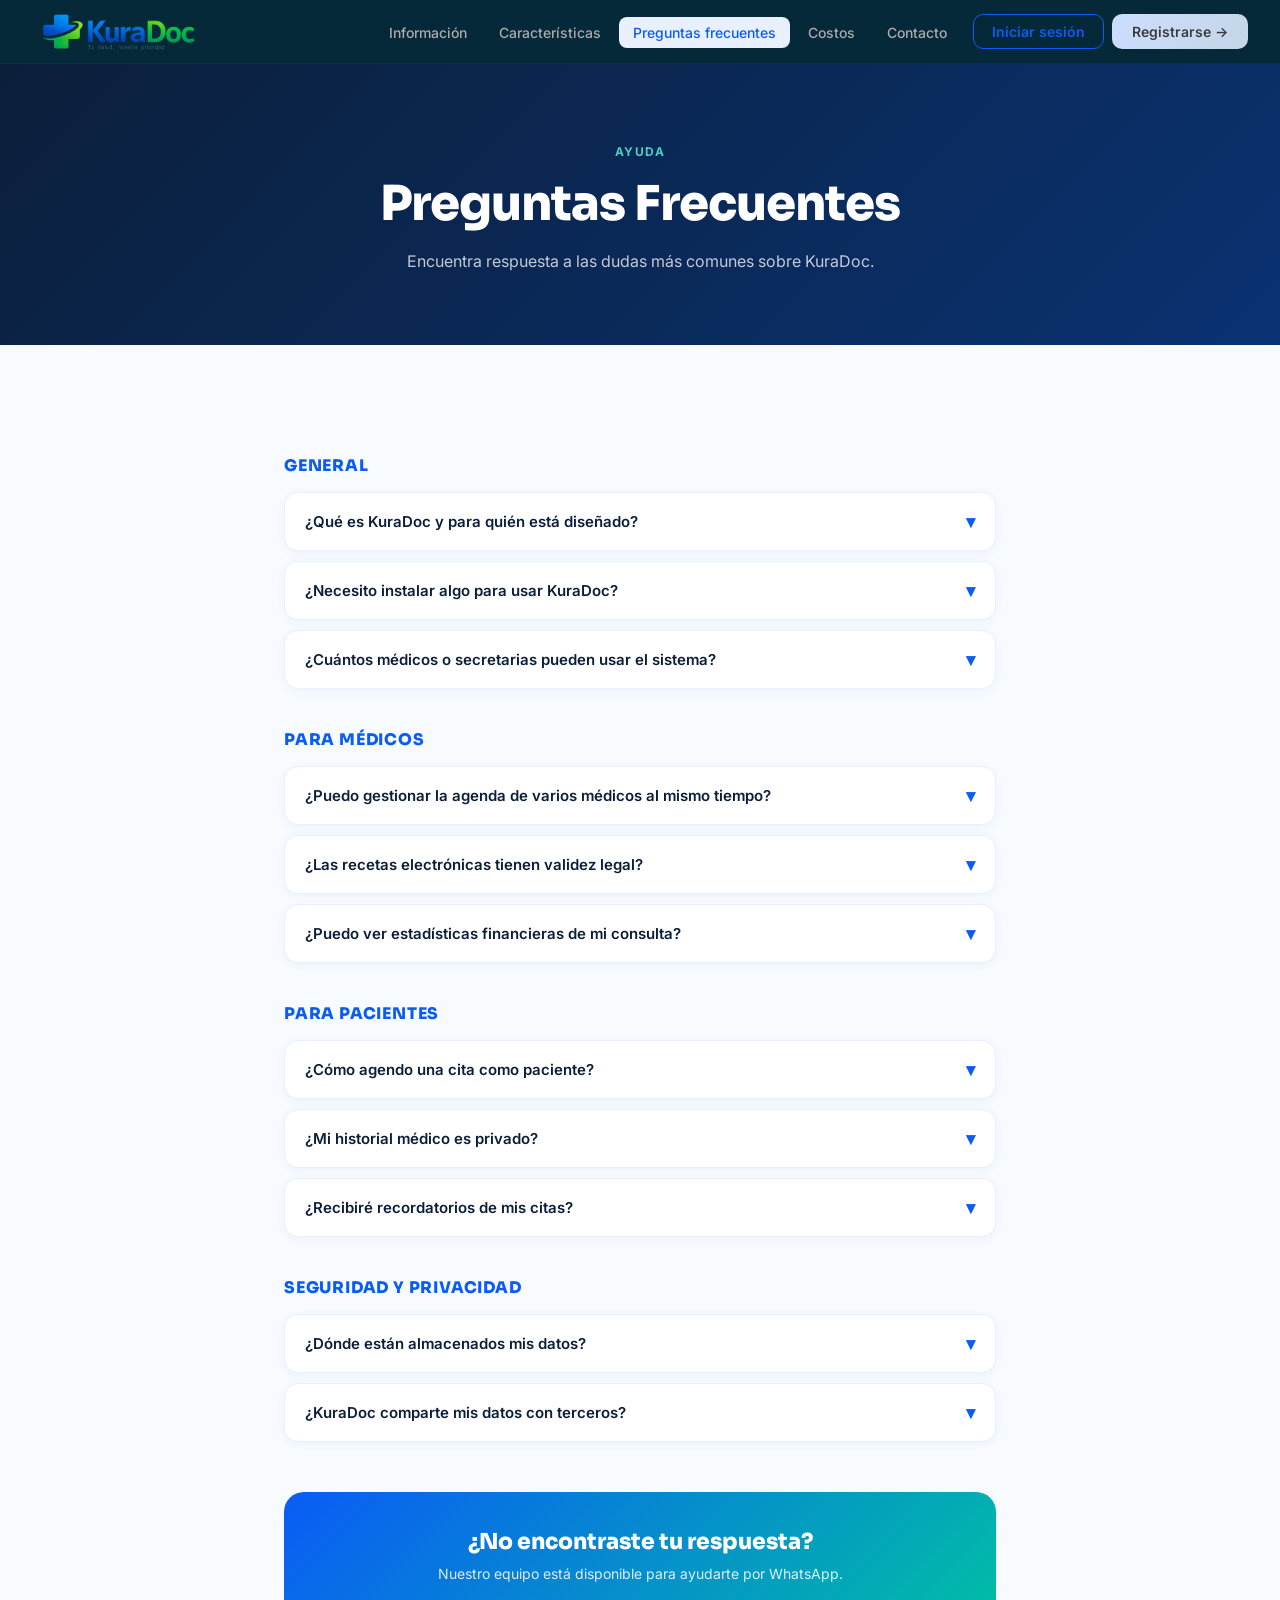
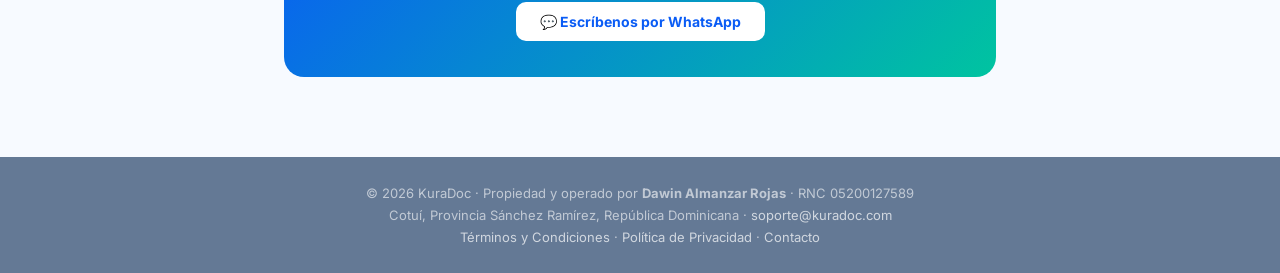
<file: faq.html>
<!DOCTYPE html>
<html lang="es">
<head>
<meta charset="UTF-8">
<meta name="viewport" content="width=device-width, initial-scale=1.0">
<title>KuraDoc — Preguntas Frecuentes</title>
<link rel="stylesheet" href="navbar.css">
<style>
html { scroll-behavior:smooth; }
body { margin:0; background:#f7faff; font-family:'Inter',sans-serif; color:#1a2540; }
.page-hero {
  background:linear-gradient(135deg,#0b1f3a,#0a3272);
  padding:80px 32px 70px; text-align:center; color:white;
}
.page-hero-label { font-size:12px;font-weight:700;letter-spacing:1.5px;text-transform:uppercase;color:#4ecdc4;margin-bottom:14px; }
.page-hero h1 { font-family:'Sora',sans-serif;font-size:clamp(28px,4vw,48px);font-weight:900;letter-spacing:-1px;margin-bottom:14px; }
.page-hero p  { font-size:16px;opacity:.75;max-width:520px;margin:0 auto;line-height:1.7; }

.faq-section { max-width:760px;margin:0 auto;padding:70px 24px 80px; }
.faq-group-title {
  font-family:'Sora',sans-serif;font-size:16px;font-weight:800;
  color:#0a5cf5;text-transform:uppercase;letter-spacing:.8px;
  margin:40px 0 16px;
}
.faq-item {
  background:white;
  border:1px solid #e8f0fe;
  border-radius:14px;
  margin-bottom:10px;
  overflow:hidden;
  box-shadow:0 2px 10px rgba(10,92,245,.05);
  transition:box-shadow .2s;
}
.faq-item:hover { box-shadow:0 4px 20px rgba(10,92,245,.1); }
.faq-q {
  width:100%;
  background:none;border:none;
  padding:18px 20px;
  display:flex;justify-content:space-between;align-items:center;
  cursor:pointer;
  font-family:'Inter',sans-serif;font-size:15px;font-weight:600;
  color:#0b1f3a;text-align:left;gap:12px;
}
.faq-q:hover { background:#f7faff; }
.faq-arrow {
  font-size:18px;color:#0a5cf5;flex-shrink:0;
  transition:transform .3s ease;
}
.faq-item.open .faq-arrow { transform:rotate(180deg); }
.faq-a {
  max-height:0;overflow:hidden;
  transition:max-height .35s ease, padding .25s ease;
  font-size:14px;color:#607080;line-height:1.75;
  padding:0 20px;
}
.faq-item.open .faq-a { max-height:400px;padding:0 20px 18px; }

.faq-cta {
  background:linear-gradient(135deg,#0a5cf5,#00c4a0);
  border-radius:20px;padding:36px;text-align:center;color:white;
  margin-top:50px;
}
.faq-cta h3 { font-family:'Sora',sans-serif;font-size:22px;font-weight:800;margin-bottom:10px; }
.faq-cta p  { font-size:14px;opacity:.85;margin-bottom:20px; }
.faq-cta a {
  display:inline-flex;align-items:center;gap:6px;
  background:white;color:#0a5cf5;
  padding:11px 24px;border-radius:10px;
  font-weight:700;text-decoration:none;font-size:14px;
  transition:transform .2s;
}
.faq-cta a:hover { transform:translateY(-2px); }
</style>
</head>
<body>
<nav id="kd-navbar"></nav>
<div id="kd-mobile-menu" class="kd-mobile-menu"></div>

<div style="padding-top:64px;">
  <div class="page-hero">
    <div class="page-hero-label">Ayuda</div>
    <h1>Preguntas Frecuentes</h1>
    <p>Encuentra respuesta a las dudas más comunes sobre KuraDoc.</p>
  </div>

  <div class="faq-section">

    <div class="faq-group-title">General</div>

    <div class="faq-item">
      <button class="faq-q" onclick="toggleFaq(this)">
        ¿Qué es KuraDoc y para quién está diseñado?
        <span class="faq-arrow">▾</span>
      </button>
      <div class="faq-a">KuraDoc es un sistema de gestión médica digital diseñado para médicos, secretarias y pacientes. Permite gestionar citas, expedientes clínicos, recetas, analíticas y reportes financieros desde cualquier dispositivo con internet. Está pensado para consultorios privados, clínicas y centros médicos en República Dominicana.</div>
    </div>

    <div class="faq-item">
      <button class="faq-q" onclick="toggleFaq(this)">
        ¿Necesito instalar algo para usar KuraDoc?
        <span class="faq-arrow">▾</span>
      </button>
      <div class="faq-a">No. KuraDoc es 100% web-based. Solo necesitas un navegador moderno y conexión a internet. Funciona en computadoras, tabletas y teléfonos inteligentes sin instalar ninguna aplicación.</div>
    </div>

    <div class="faq-item">
      <button class="faq-q" onclick="toggleFaq(this)">
        ¿Cuántos médicos o secretarias pueden usar el sistema?
        <span class="faq-arrow">▾</span>
      </button>
      <div class="faq-a">El sistema soporta múltiples médicos y secretarias en la misma cuenta de clínica. Cada usuario tiene su rol y acceso personalizado según sus funciones. Consulta la sección de Costos para conocer los límites por plan.</div>
    </div>

    <div class="faq-group-title">Para Médicos</div>

    <div class="faq-item">
      <button class="faq-q" onclick="toggleFaq(this)">
        ¿Puedo gestionar la agenda de varios médicos al mismo tiempo?
        <span class="faq-arrow">▾</span>
      </button>
      <div class="faq-a">Sí. La secretaria puede gestionar las agendas de todos los médicos del centro desde un solo panel. Cada médico también puede ver y administrar su propia agenda de forma independiente.</div>
    </div>

    <div class="faq-item">
      <button class="faq-q" onclick="toggleFaq(this)">
        ¿Las recetas electrónicas tienen validez legal?
        <span class="faq-arrow">▾</span>
      </button>
      <div class="faq-a">Las recetas generadas en KuraDoc incluyen todos los datos del médico, paciente, medicamentos y dosificación. La validez legal depende de la normativa de tu país. El sistema facilita la documentación; recomendamos consultar con el Colegio Médico Dominicano para aspectos legales específicos.</div>
    </div>

    <div class="faq-item">
      <button class="faq-q" onclick="toggleFaq(this)">
        ¿Puedo ver estadísticas financieras de mi consulta?
        <span class="faq-arrow">▾</span>
      </button>
      <div class="faq-a">Sí. El módulo financiero te permite ver reportes de ingresos por período, por médico y por tipo de servicio. Puedes filtrar por fecha y exportar la información para tu contabilidad.</div>
    </div>

    <div class="faq-group-title">Para Pacientes</div>

    <div class="faq-item">
      <button class="faq-q" onclick="toggleFaq(this)">
        ¿Cómo agendo una cita como paciente?
        <span class="faq-arrow">▾</span>
      </button>
      <div class="faq-a">Es muy sencillo: crea una cuenta en KuraDoc, busca a tu médico en el directorio, selecciona el día y la tanda disponible, y confirma tu cita. Recibirás un ticket con tu número de turno. Todo desde tu teléfono, sin llamadas ni esperas.</div>
    </div>

    <div class="faq-item">
      <button class="faq-q" onclick="toggleFaq(this)">
        ¿Mi historial médico es privado?
        <span class="faq-arrow">▾</span>
      </button>
      <div class="faq-a">Absolutamente. Tu información médica solo es accesible por ti y por los médicos que te atiendan. KuraDoc usa cifrado de datos y control de acceso por roles. Nadie más puede ver tu expediente sin autorización.</div>
    </div>

    <div class="faq-item">
      <button class="faq-q" onclick="toggleFaq(this)">
        ¿Recibiré recordatorios de mis citas?
        <span class="faq-arrow">▾</span>
      </button>
      <div class="faq-a">Sí. El sistema envía notificaciones automáticas antes de tu cita para que no la olvides. También recibirás confirmaciones cuando tu médico o secretaria confirme o reprograme tu consulta.</div>
    </div>

    <div class="faq-group-title">Seguridad y Privacidad</div>

    <div class="faq-item">
      <button class="faq-q" onclick="toggleFaq(this)">
        ¿Dónde están almacenados mis datos?
        <span class="faq-arrow">▾</span>
      </button>
      <div class="faq-a">Los datos se almacenan en Google Firebase (Google Cloud), una infraestructura de nivel empresarial con cifrado en tránsito y en reposo. Es la misma tecnología que usan empresas como Duolingo, Venmo y cientos de aplicaciones médicas a nivel mundial.</div>
    </div>

    <div class="faq-item">
      <button class="faq-q" onclick="toggleFaq(this)">
        ¿KuraDoc comparte mis datos con terceros?
        <span class="faq-arrow">▾</span>
      </button>
      <div class="faq-a">KuraDoc no vende datos de usuarios. Los datos clínicos son confidenciales y solo se utilizan para operar el servicio. Para funcionar usamos proveedores tecnológicos, como Google Firebase para el almacenamiento y WhatsApp (Meta) para enviar confirmaciones y recordatorios de citas. Consulta nuestra Política de Privacidad para más detalles.</div>
    </div>

    <div class="faq-cta">
      <h3>¿No encontraste tu respuesta?</h3>
      <p>Nuestro equipo está disponible para ayudarte por WhatsApp.</p>
      <a href="https://wa.me/18098035825" target="_blank">💬 Escríbenos por WhatsApp</a>
    </div>

  </div>
</div>

<footer class="kd-footer">
  <p>© 2026 KuraDoc · Propiedad y operado por <strong>Dawin Almanzar Rojas</strong> · RNC 05200127589</p>
  <p style="margin-top:6px;">Cotuí, Provincia Sánchez Ramírez, República Dominicana · <a href="mailto:soporte@kuradoc.com">soporte@kuradoc.com</a></p>
  <p style="margin-top:6px;"><a href="terminos.html">Términos y Condiciones</a> · <a href="privacidad.html">Política de Privacidad</a> · <a href="contactos.html">Contacto</a></p>
</footer>

<script src="navbar.js"></script>
<script>
function toggleFaq(btn) {
  const item = btn.closest('.faq-item');
  const isOpen = item.classList.contains('open');
  document.querySelectorAll('.faq-item.open').forEach(i => i.classList.remove('open'));
  if (!isOpen) item.classList.add('open');
}
</script>
</body>
</html>
</file>
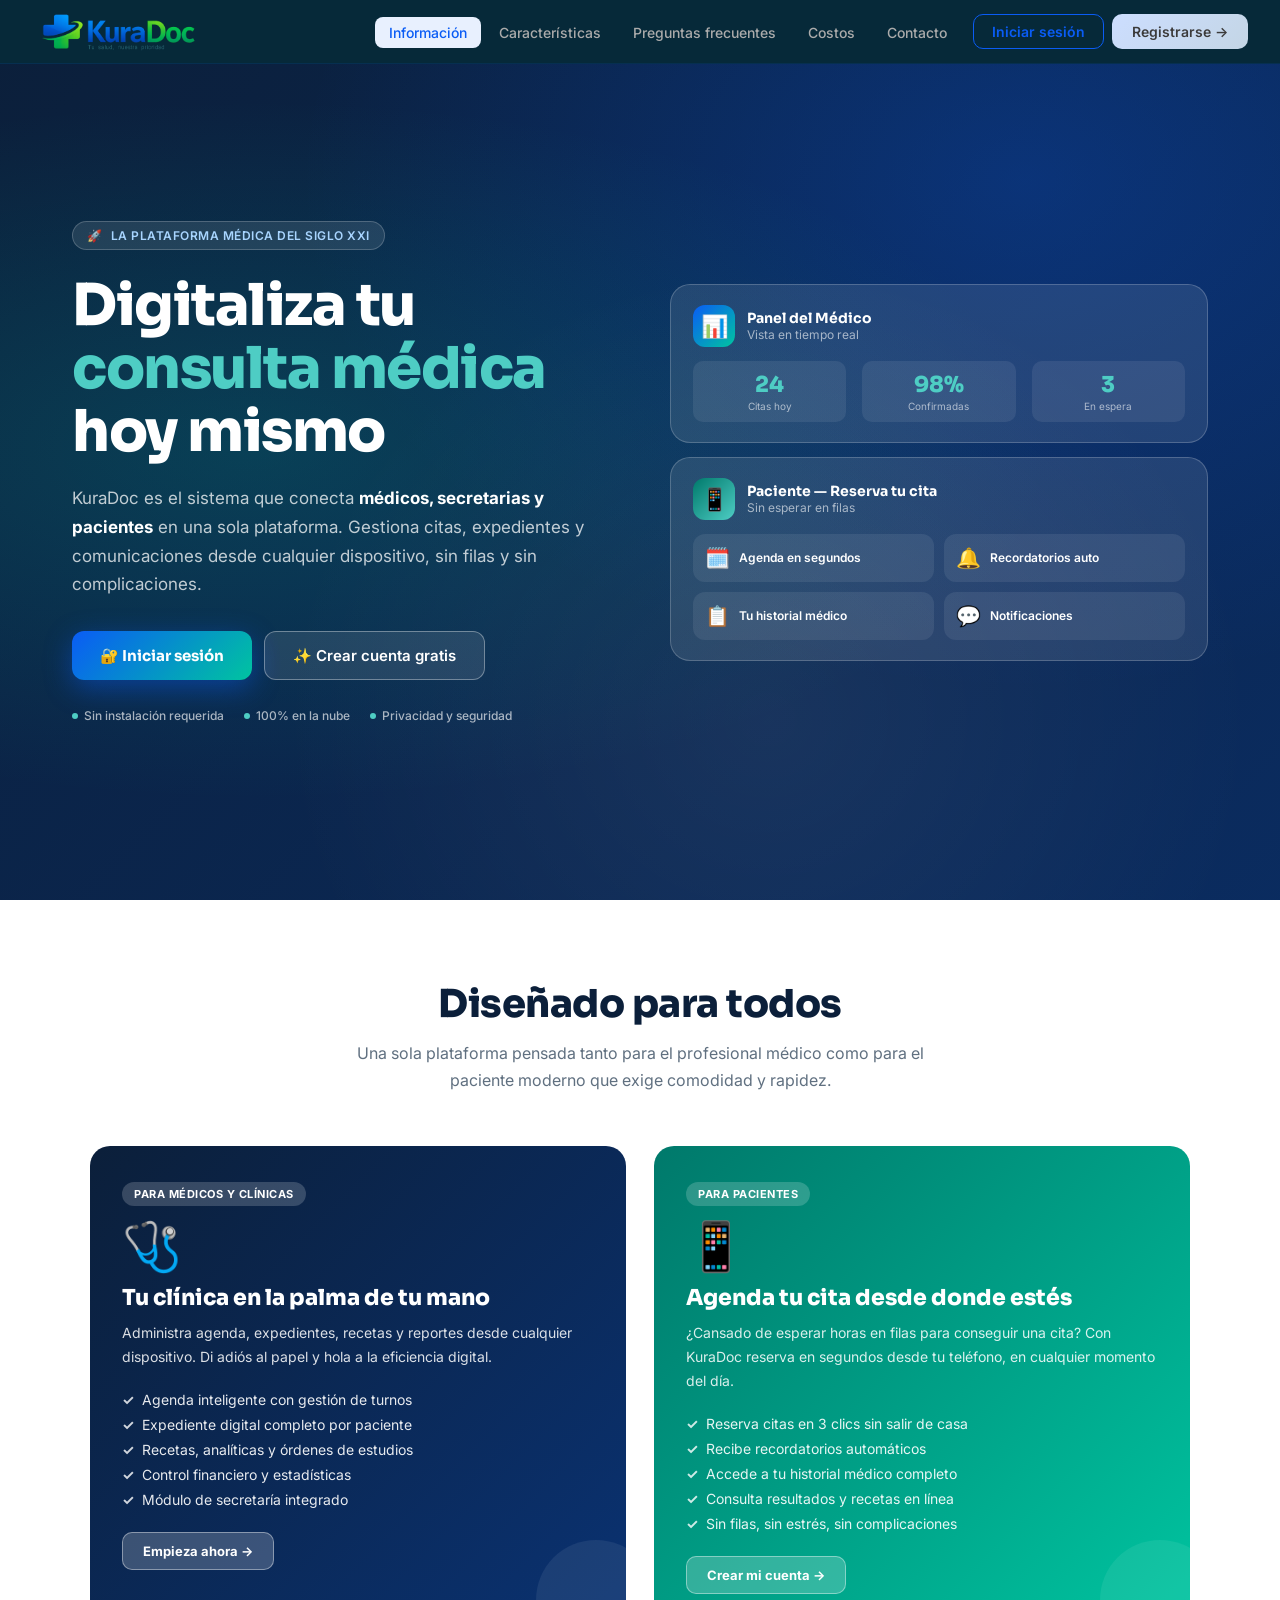
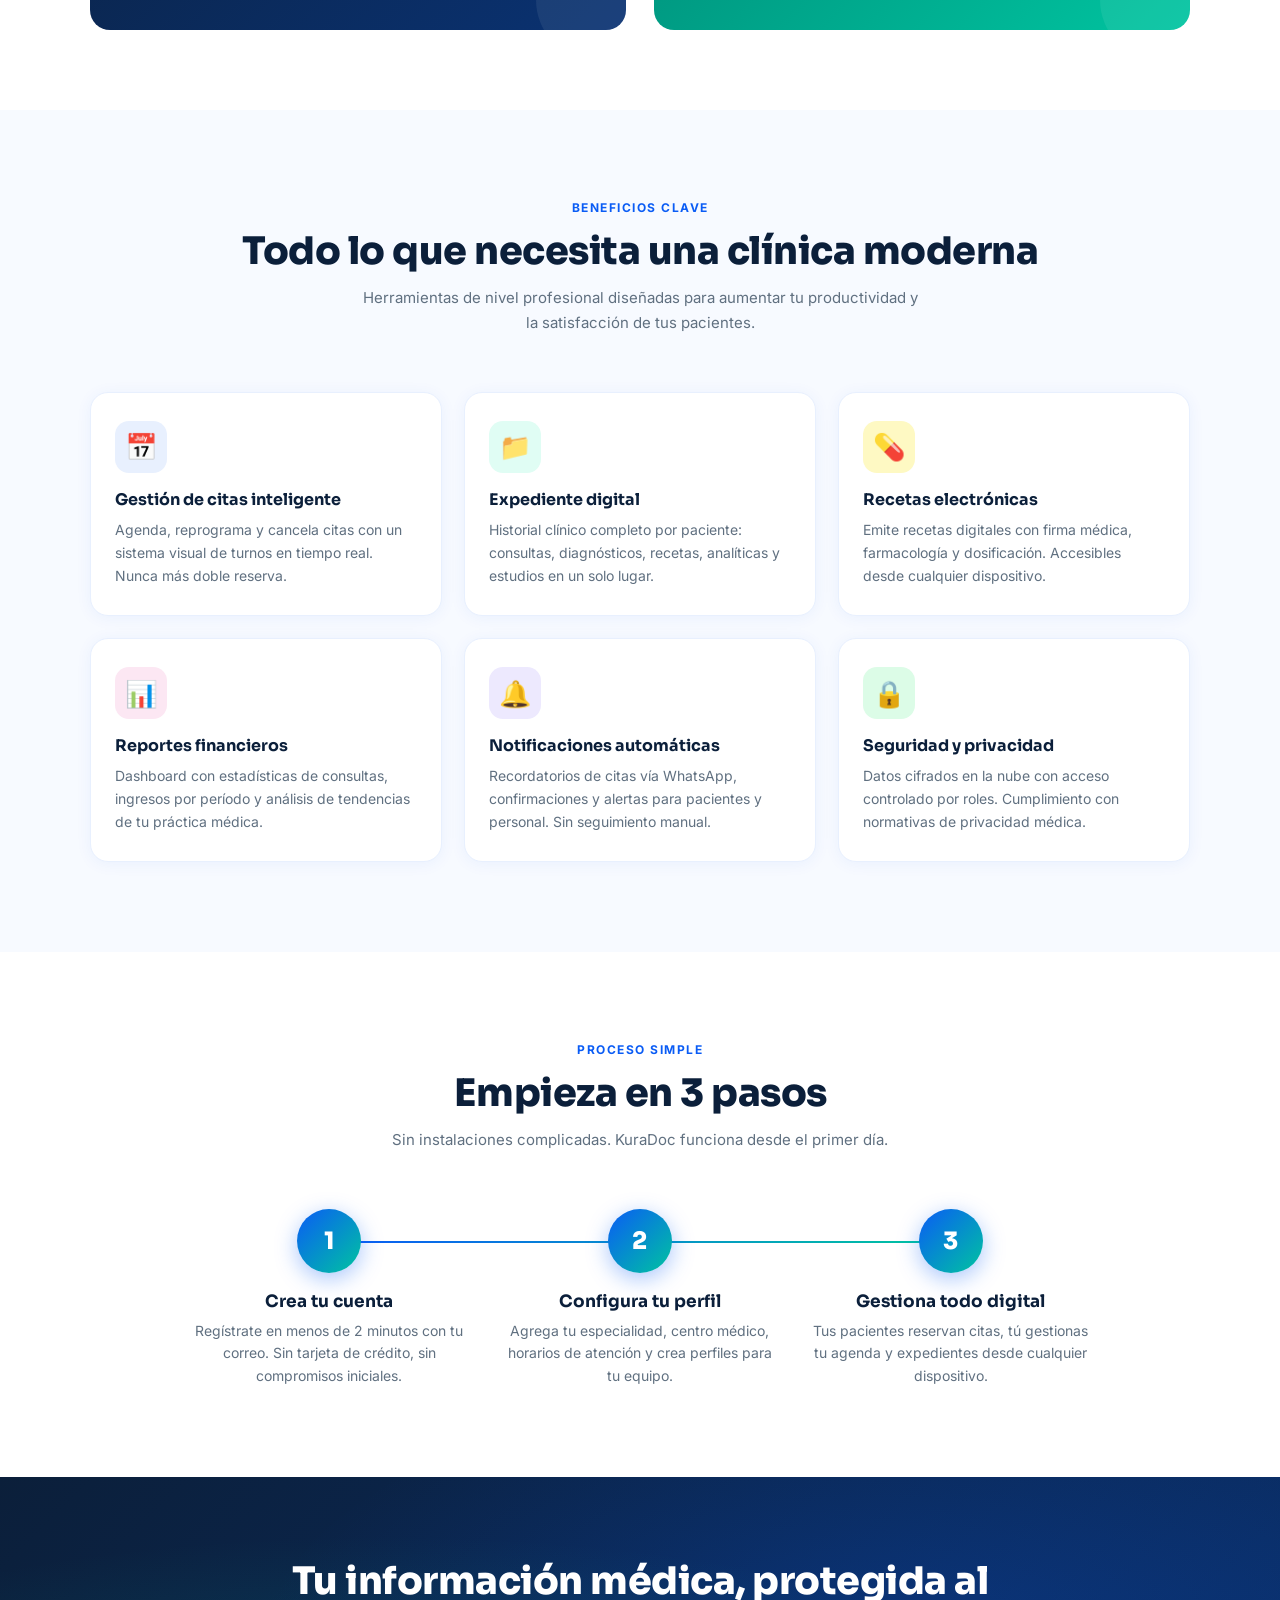
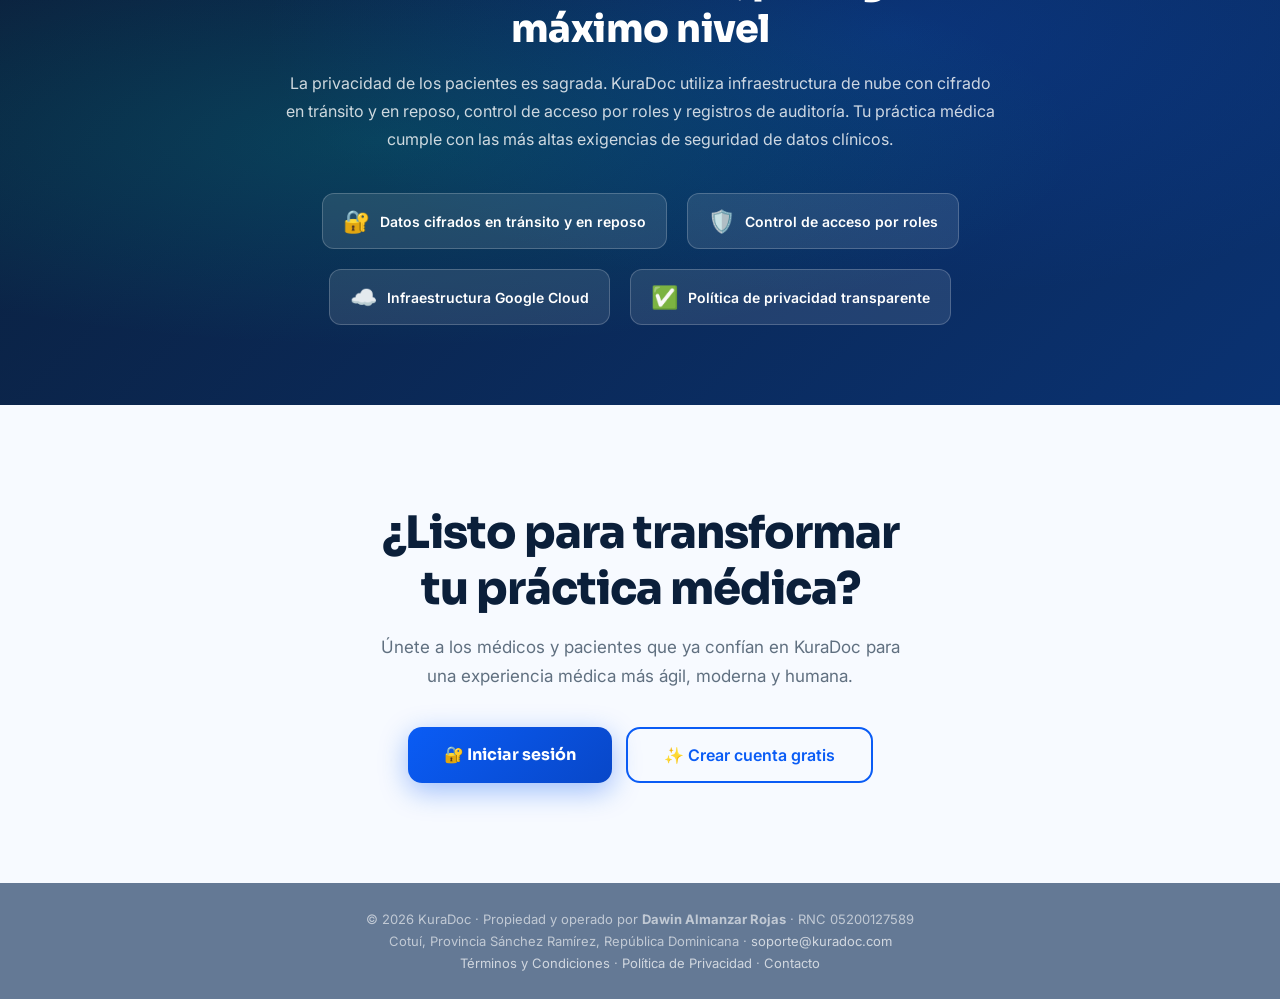
<file: info.html>
<!DOCTYPE html>
<html lang="es">
<head>
<meta charset="UTF-8">
<meta name="viewport" content="width=device-width, initial-scale=1.0">
<title>KuraDoc — La plataforma médica digital de hoy</title>
<link rel="stylesheet" href="navbar.css">
<style>
/* ═════════════════════════════════════════════════════════
   INFO.HTML — LANDING COMPLETA
   ══════════════════════════════════════════════════════════ */
html { scroll-behavior: smooth; }
body { margin: 0; background: #f7faff; font-family: 'Inter', sans-serif; color: #1a2540; overflow-x: hidden; }

/* ── Animations ── */
@keyframes fadeUp   { from { opacity:0; transform:translateY(32px); } to { opacity:1; transform:translateY(0); } }
@keyframes fadeIn   { from { opacity:0; } to { opacity:1; } }
@keyframes slideLeft{ from { opacity:0; transform:translateX(-28px); } to { opacity:1; transform:translateX(0); } }
@keyframes slideRight{from { opacity:0; transform:translateX(28px); } to { opacity:1; transform:translateX(0); } }
@keyframes float    { 0%,100%{transform:translateY(0);} 50%{transform:translateY(-10px);} }
@keyframes pulse-ring{ 0%{box-shadow:0 0 0 0 rgba(10,92,245,.35);} 70%{box-shadow:0 0 0 18px rgba(10,92,245,0);} 100%{box-shadow:0 0 0 0 rgba(10,92,245,0);} }
@keyframes gradMove { 0%{background-position:0% 50%} 50%{background-position:100% 50%} 100%{background-position:0% 50%} }

.reveal { opacity:0; transform:translateY(28px); transition: opacity .65s ease, transform .65s ease; }
.reveal.visible { opacity:1; transform:translateY(0); }

/* ════════════════════════════════
   HERO
   ════════════════════════════════ */
.hero {
  min-height: 100vh;
  padding-top: 64px;
  position: relative;
  display: flex;
  align-items: center;
  overflow: hidden;
  background: linear-gradient(135deg, #0b1f3a 0%, #0a3272 50%, #055c8a 100%);
  background-size: 300% 300%;
  animation: gradMove 10s ease infinite;
}

/* Decorative blobs */
.hero::before {
  content:'';
  position:absolute; inset:0;
  background: radial-gradient(ellipse at 20% 50%, rgba(0,196,160,.18) 0%, transparent 55%),
              radial-gradient(ellipse at 80% 20%, rgba(10,92,245,.25) 0%, transparent 50%),
              radial-gradient(ellipse at 60% 80%, rgba(255,255,255,.06) 0%, transparent 45%);
  pointer-events:none;
}

.hero-grid {
  max-width: 1200px;
  margin: 0 auto;
  padding: 60px 32px 80px;
  display: grid;
  grid-template-columns: 1fr 1fr;
  gap: 60px;
  align-items: center;
  position: relative;
  z-index: 1;
}

/* Left — copy */
.hero-eyebrow {
  display: inline-flex;
  align-items: center;
  gap: 8px;
  background: rgba(255,255,255,.1);
  border: 1px solid rgba(255,255,255,.2);
  color: #a8d5ff;
  font-size: 12px;
  font-weight: 600;
  padding: 6px 14px;
  border-radius: 20px;
  letter-spacing: .5px;
  text-transform: uppercase;
  margin-bottom: 24px;
  animation: fadeUp .7s .1s both;
}
.hero-title {
  font-family: 'Sora', sans-serif;
  font-size: clamp(32px, 4.5vw, 58px);
  font-weight: 900;
  color: white;
  line-height: 1.1;
  letter-spacing: -1.5px;
  margin-bottom: 20px;
  animation: fadeUp .7s .2s both;
}
.hero-title em { font-style:normal; color: #4ecdc4; }
.hero-sub {
  font-size: 17px;
  color: rgba(255,255,255,.75);
  line-height: 1.7;
  margin-bottom: 32px;
  animation: fadeUp .7s .3s both;
}
.hero-ctas {
  display: flex;
  gap: 12px;
  flex-wrap: wrap;
  animation: fadeUp .7s .4s both;
}
.hero-btn-main {
  padding: 14px 28px;
  background: linear-gradient(135deg, #0a5cf5, #00c4a0);
  color: white;
  border: none;
  border-radius: 12px;
  font-family: 'Sora', sans-serif;
  font-size: 15px;
  font-weight: 700;
  cursor: pointer;
  text-decoration: none;
  display: inline-flex;
  align-items: center;
  gap: 8px;
  box-shadow: 0 8px 28px rgba(10,92,245,.45);
  transition: transform .2s, box-shadow .2s;
  animation: pulse-ring 2.5s ease-in-out infinite;
}
.hero-btn-main:hover { transform:translateY(-2px); box-shadow:0 12px 36px rgba(10,92,245,.55); }
.hero-btn-sec {
  padding: 14px 28px;
  background: rgba(255,255,255,.1);
  color: white;
  border: 1.5px solid rgba(255,255,255,.35);
  border-radius: 12px;
  font-family: 'Inter', sans-serif;
  font-size: 15px;
  font-weight: 600;
  cursor: pointer;
  text-decoration: none;
  display: inline-flex;
  align-items: center;
  gap: 8px;
  transition: background .2s, border-color .2s;
  backdrop-filter: blur(4px);
}
.hero-btn-sec:hover { background: rgba(255,255,255,.18); border-color: rgba(255,255,255,.6); }

/* Badges below CTAs */
.hero-badges {
  display: flex;
  gap: 20px;
  margin-top: 28px;
  flex-wrap: wrap;
  animation: fadeUp .7s .55s both;
}
.hero-badge {
  display: flex;
  align-items: center;
  gap: 6px;
  font-size: 12px;
  color: rgba(255,255,255,.65);
  font-weight: 500;
}
.hero-badge .dot { width:6px;height:6px;background:#4ecdc4;border-radius:50%; }

/* Right — visual card */
.hero-visual {
  animation: float 5s ease-in-out infinite, fadeIn 1s .5s both;
  display: flex;
  flex-direction: column;
  gap: 14px;
}
.hero-card {
  background: rgba(255,255,255,.1);
  backdrop-filter: blur(16px);
  border: 1px solid rgba(255,255,255,.2);
  border-radius: 20px;
  padding: 20px 22px;
  color: white;
}
.hero-card-header { display:flex;align-items:center;gap:12px;margin-bottom:14px; }
.hero-card-icon { width:42px;height:42px;border-radius:12px;display:flex;align-items:center;justify-content:center;font-size:22px; }
.hero-card-title { font-family:'Sora',sans-serif;font-size:14px;font-weight:700; }
.hero-card-sub   { font-size:12px;color:rgba(255,255,255,.6); }
.hero-stat-row { display:flex;gap:16px; }
.hero-stat { flex:1;background:rgba(255,255,255,.08);border-radius:10px;padding:10px;text-align:center; }
.hero-stat-val { font-family:'Sora',sans-serif;font-size:22px;font-weight:800;color:#4ecdc4; }
.hero-stat-lbl { font-size:10px;color:rgba(255,255,255,.6);margin-top:2px; }
.hero-mini-cards { display:grid;grid-template-columns:1fr 1fr;gap:10px; }
.hero-mini-card  { background:rgba(255,255,255,.08);border-radius:12px;padding:12px;display:flex;align-items:center;gap:9px; }
.hero-mini-card span:first-child { font-size:20px; }
.hero-mini-card-txt { font-size:12px;font-weight:600; }

/* ── SECTION: Dual audience ── */
.dual-section {
  padding: 80px 32px;
  background: white;
}
.dual-section h2 {
  font-family: 'Sora', sans-serif;
  font-size: clamp(26px,3vw,40px);
  font-weight: 800;
  text-align: center;
  color: #0b1f3a;
  letter-spacing: -.5px;
  margin-bottom: 12px;
}
.dual-section .sec-sub {
  text-align: center;
  color: #607080;
  font-size: 16px;
  max-width: 580px;
  margin: 0 auto 52px;
  line-height: 1.7;
}
.dual-grid {
  max-width: 1100px;
  margin: 0 auto;
  display: grid;
  grid-template-columns: 1fr 1fr;
  gap: 28px;
}
.dual-card {
  border-radius: 20px;
  padding: 36px 32px;
  position: relative;
  overflow: hidden;
}
.dual-card.medico {
  background: linear-gradient(135deg, #0b1f3a, #0a3272);
  color: white;
}
.dual-card.paciente {
  background: linear-gradient(135deg, #00796b, #00c4a0);
  color: white;
}
.dual-card::after {
  content:'';
  position:absolute;
  bottom:-30px;right:-30px;
  width:120px;height:120px;
  border-radius:50%;
  background:rgba(255,255,255,.07);
}
.dual-card-badge {
  display:inline-block;
  background:rgba(255,255,255,.18);
  font-size:11px;font-weight:700;
  padding:5px 12px;border-radius:20px;
  letter-spacing:.5px;text-transform:uppercase;
  margin-bottom:16px;
}
.dual-card-icon { font-size:48px;margin-bottom:14px;line-height:1; }
.dual-card h3 { font-family:'Sora',sans-serif;font-size:22px;font-weight:800;margin-bottom:10px; }
.dual-card p  { font-size:14px;line-height:1.7;opacity:.85;margin-bottom:22px; }
.dual-card ul { list-style:none;padding:0;display:flex;flex-direction:column;gap:8px;margin-bottom:24px; }
.dual-card li { font-size:14px;opacity:.9;display:flex;align-items:center;gap:8px; }
.dual-card li::before { content:'✓';font-weight:700;color:rgba(255,255,255,.9); }
.dual-cta {
  display:inline-flex;align-items:center;gap:6px;
  background:rgba(255,255,255,.2);
  color:white;
  border:1.5px solid rgba(255,255,255,.4);
  border-radius:10px;
  padding:10px 20px;
  font-size:13px;font-weight:700;
  text-decoration:none;
  transition:background .2s;
}
.dual-cta:hover { background:rgba(255,255,255,.3); }

/* ── BENEFITS ── */
.benefits-section {
  padding: 90px 32px;
  background: #f7faff;
}
.section-label {
  text-align: center;
  font-size: 12px;
  font-weight: 700;
  letter-spacing: 1.5px;
  text-transform: uppercase;
  color: #0a5cf5;
  margin-bottom: 12px;
}
.section-title {
  font-family: 'Sora', sans-serif;
  font-size: clamp(24px,3vw,38px);
  font-weight: 800;
  text-align: center;
  color: #0b1f3a;
  letter-spacing: -.5px;
  margin-bottom: 10px;
}
.section-sub {
  text-align: center;
  color: #607080;
  font-size: 15px;
  max-width: 560px;
  margin: 0 auto 56px;
  line-height: 1.7;
}
.benefits-grid {
  max-width: 1100px;
  margin: 0 auto;
  display: grid;
  grid-template-columns: repeat(auto-fit, minmax(260px,1fr));
  gap: 22px;
}
.benefit-card {
  background: white;
  border-radius: 18px;
  padding: 28px 24px;
  border: 1px solid #e8f0fe;
  box-shadow: 0 2px 16px rgba(10,92,245,.06);
  transition: transform .25s, box-shadow .25s;
}
.benefit-card:hover { transform:translateY(-5px); box-shadow:0 12px 40px rgba(10,92,245,.13); }
.benefit-icon {
  width: 52px;height:52px;
  border-radius:14px;
  display:flex;align-items:center;justify-content:center;
  font-size:26px;
  margin-bottom:16px;
}
.benefit-card h4 { font-family:'Sora',sans-serif;font-size:16px;font-weight:700;margin-bottom:8px;color:#0b1f3a; }
.benefit-card p  { font-size:14px;color:#607080;line-height:1.65; }

/* ── HOW IT WORKS ── */
.how-section {
  padding: 90px 32px;
  background: white;
}
.steps-wrap {
  max-width: 900px;
  margin: 0 auto;
  display: grid;
  grid-template-columns: repeat(3,1fr);
  gap: 32px;
  position: relative;
}
.steps-wrap::before {
  content:'';
  position:absolute;
  top:32px;left:calc(100%/6);right:calc(100%/6);
  height:2px;
  background: linear-gradient(90deg, #0a5cf5, #00c4a0);
}
.step {
  text-align:center;
  position:relative;
  z-index:1;
}
.step-num {
  width:64px;height:64px;
  border-radius:50%;
  background:linear-gradient(135deg,#0a5cf5,#00c4a0);
  color:white;
  font-family:'Sora',sans-serif;
  font-size:24px;font-weight:900;
  display:flex;align-items:center;justify-content:center;
  margin:0 auto 18px;
  box-shadow:0 6px 22px rgba(10,92,245,.35);
}
.step h4 { font-family:'Sora',sans-serif;font-size:17px;font-weight:700;margin-bottom:8px;color:#0b1f3a; }
.step p  { font-size:14px;color:#607080;line-height:1.6; }

/* ── TRUST ── */
.trust-section {
  padding: 80px 32px;
  background: linear-gradient(135deg, #0b1f3a, #0a3272);
  color: white;
  text-align: center;
  position: relative;
  overflow: hidden;
}
.trust-section::before {
  content:'';
  position:absolute;inset:0;
  background:radial-gradient(ellipse at 30% 50%,rgba(0,196,160,.18) 0%,transparent 55%),
             radial-gradient(ellipse at 70% 30%,rgba(10,92,245,.2) 0%,transparent 50%);
  pointer-events:none;
}
.trust-inner { position:relative;z-index:1;max-width:720px;margin:0 auto; }
.trust-section h2 { font-family:'Sora',sans-serif;font-size:clamp(24px,3vw,38px);font-weight:800;margin-bottom:16px;letter-spacing:-.5px; }
.trust-section p  { font-size:16px;opacity:.8;line-height:1.75;margin-bottom:40px; }
.trust-badges { display:flex;gap:20px;justify-content:center;flex-wrap:wrap; }
.trust-badge {
  background:rgba(255,255,255,.1);
  border:1px solid rgba(255,255,255,.2);
  border-radius:12px;
  padding:14px 20px;
  display:flex;align-items:center;gap:10px;
  font-size:14px;font-weight:600;
}
.trust-badge span:first-child { font-size:22px; }

/* ── CTA FINAL ── */
.cta-section {
  padding: 100px 32px;
  background: #f7faff;
  text-align: center;
}
.cta-section h2 { font-family:'Sora',sans-serif;font-size:clamp(28px,3.5vw,46px);font-weight:900;color:#0b1f3a;letter-spacing:-1px;margin-bottom:16px; }
.cta-section p  { font-size:17px;color:#607080;max-width:540px;margin:0 auto 36px;line-height:1.7; }
.cta-btns { display:flex;gap:14px;justify-content:center;flex-wrap:wrap; }
.cta-btn-main {
  padding:16px 36px;
  background:linear-gradient(135deg,#0a5cf5,#0847c8);
  color:white;
  border:none;border-radius:14px;
  font-family:'Sora',sans-serif;font-size:16px;font-weight:700;
  cursor:pointer;text-decoration:none;
  display:inline-flex;align-items:center;gap:8px;
  box-shadow:0 8px 28px rgba(10,92,245,.38);
  transition:transform .2s,box-shadow .2s;
}
.cta-btn-main:hover { transform:translateY(-2px);box-shadow:0 14px 38px rgba(10,92,245,.5); }
.cta-btn-alt {
  padding:16px 36px;
  background:transparent;
  color:#0a5cf5;
  border:2px solid #0a5cf5;
  border-radius:14px;
  font-family:'Inter',sans-serif;font-size:16px;font-weight:600;
  cursor:pointer;text-decoration:none;
  display:inline-flex;align-items:center;gap:8px;
  transition:background .2s,color .2s;
}
.cta-btn-alt:hover { background:#e8f0fe; }

/* ── Responsive ── */
@media (max-width: 900px) {
  .hero-grid { grid-template-columns:1fr; gap:40px; padding:40px 20px 60px; }
  .hero-visual { order:-1; }
  .dual-grid  { grid-template-columns:1fr; }
  .steps-wrap { grid-template-columns:1fr; }
  .steps-wrap::before { display:none; }
}
@media (max-width: 600px) {
  .benefits-grid { grid-template-columns:1fr; }
  .hero-ctas { flex-direction:column; }
  .cta-btns  { flex-direction:column; align-items:center; }
}
</style>
</head>
<body>

<!-- NAVBAR -->
<nav id="kd-navbar"></nav>
<div id="kd-mobile-menu" class="kd-mobile-menu"></div>

<!-- ══════════════════════
     HERO
     ══════════════════════ -->
<section class="hero">
  <div class="hero-grid">
    <!-- Left copy -->
    <div>
      <div class="hero-eyebrow">
        <span>🚀</span> La plataforma médica del siglo XXI
      </div>
      <h1 class="hero-title">
        Digitaliza tu<br>
        <em>consulta médica</em><br>
        hoy mismo
      </h1>
      <p class="hero-sub">
        KuraDoc es el sistema que conecta <strong style="color:white;">médicos, secretarias y pacientes</strong>
        en una sola plataforma. Gestiona citas, expedientes y comunicaciones desde cualquier dispositivo,
        sin filas y sin complicaciones.
      </p>
      <div class="hero-ctas">
        <a href="index.html" class="hero-btn-main">🔐 Iniciar sesión</a>
        <a href="index.html#registro" class="hero-btn-sec">✨ Crear cuenta gratis</a>
      </div>
      <div class="hero-badges">
        <div class="hero-badge"><span class="dot"></span> Sin instalación requerida</div>
        <div class="hero-badge"><span class="dot"></span> 100% en la nube</div>
        <div class="hero-badge"><span class="dot"></span> Privacidad y seguridad</div>
      </div>
    </div>
    <!-- Right visual -->
    <div class="hero-visual">
      <div class="hero-card">
        <div class="hero-card-header">
          <div class="hero-card-icon" style="background:linear-gradient(135deg,#0a5cf5,#00c4a0);">📊</div>
          <div>
            <div class="hero-card-title">Panel del Médico</div>
            <div class="hero-card-sub">Vista en tiempo real</div>
          </div>
        </div>
        <div class="hero-stat-row">
          <div class="hero-stat"><div class="hero-stat-val">24</div><div class="hero-stat-lbl">Citas hoy</div></div>
          <div class="hero-stat"><div class="hero-stat-val">98%</div><div class="hero-stat-lbl">Confirmadas</div></div>
          <div class="hero-stat"><div class="hero-stat-val">3</div><div class="hero-stat-lbl">En espera</div></div>
        </div>
      </div>
      <div class="hero-card">
        <div class="hero-card-header">
          <div class="hero-card-icon" style="background:linear-gradient(135deg,#00796b,#4ecdc4);">📱</div>
          <div>
            <div class="hero-card-title">Paciente — Reserva tu cita</div>
            <div class="hero-card-sub">Sin esperar en filas</div>
          </div>
        </div>
        <div class="hero-mini-cards">
          <div class="hero-mini-card"><span>🗓️</span><div class="hero-mini-card-txt">Agenda en segundos</div></div>
          <div class="hero-mini-card"><span>🔔</span><div class="hero-mini-card-txt">Recordatorios auto</div></div>
          <div class="hero-mini-card"><span>📋</span><div class="hero-mini-card-txt">Tu historial médico</div></div>
          <div class="hero-mini-card"><span>💬</span><div class="hero-mini-card-txt">Notificaciones</div></div>
        </div>
      </div>
    </div>
  </div>
</section>

<!-- ══════════════════════
     DUAL AUDIENCE
     ══════════════════════ -->
<section class="dual-section">
  <h2>Diseñado para todos</h2>
  <p class="sec-sub">Una sola plataforma pensada tanto para el profesional médico como para el paciente moderno que exige comodidad y rapidez.</p>
  <div class="dual-grid">
    <div class="dual-card medico reveal">
      <div class="dual-card-badge">Para médicos y clínicas</div>
      <div class="dual-card-icon">🩺</div>
      <h3>Tu clínica en la palma de tu mano</h3>
      <p>Administra agenda, expedientes, recetas y reportes desde cualquier dispositivo. Di adiós al papel y hola a la eficiencia digital.</p>
      <ul>
        <li>Agenda inteligente con gestión de turnos</li>
        <li>Expediente digital completo por paciente</li>
        <li>Recetas, analíticas y órdenes de estudios</li>
        <li>Control financiero y estadísticas</li>
        <li>Módulo de secretaría integrado</li>
      </ul>
      <a href="index.html" class="dual-cta">Empieza ahora →</a>
    </div>
    <div class="dual-card paciente reveal">
      <div class="dual-card-badge">Para pacientes</div>
      <div class="dual-card-icon">📱</div>
      <h3>Agenda tu cita desde donde estés</h3>
      <p>¿Cansado de esperar horas en filas para conseguir una cita? Con KuraDoc reserva en segundos desde tu teléfono, en cualquier momento del día.</p>
      <ul>
        <li>Reserva citas en 3 clics sin salir de casa</li>
        <li>Recibe recordatorios automáticos</li>
        <li>Accede a tu historial médico completo</li>
        <li>Consulta resultados y recetas en línea</li>
        <li>Sin filas, sin estrés, sin complicaciones</li>
      </ul>
      <a href="index.html#registro" class="dual-cta">Crear mi cuenta →</a>
    </div>
  </div>
</section>

<!-- ══════════════════════
     BENEFITS
     ══════════════════════ -->
<section class="benefits-section">
  <div class="section-label">Beneficios clave</div>
  <h2 class="section-title">Todo lo que necesita una clínica moderna</h2>
  <p class="section-sub">Herramientas de nivel profesional diseñadas para aumentar tu productividad y la satisfacción de tus pacientes.</p>
  <div class="benefits-grid">
    <div class="benefit-card reveal">
      <div class="benefit-icon" style="background:#e8f0fe;">📅</div>
      <h4>Gestión de citas inteligente</h4>
      <p>Agenda, reprograma y cancela citas con un sistema visual de turnos en tiempo real. Nunca más doble reserva.</p>
    </div>
    <div class="benefit-card reveal">
      <div class="benefit-icon" style="background:#e0fdf4;">📁</div>
      <h4>Expediente digital</h4>
      <p>Historial clínico completo por paciente: consultas, diagnósticos, recetas, analíticas y estudios en un solo lugar.</p>
    </div>
    <div class="benefit-card reveal">
      <div class="benefit-icon" style="background:#fef9c3;">💊</div>
      <h4>Recetas electrónicas</h4>
      <p>Emite recetas digitales con firma médica, farmacología y dosificación. Accesibles desde cualquier dispositivo.</p>
    </div>
    <div class="benefit-card reveal">
      <div class="benefit-icon" style="background:#fce7f3;">📊</div>
      <h4>Reportes financieros</h4>
      <p>Dashboard con estadísticas de consultas, ingresos por período y análisis de tendencias de tu práctica médica.</p>
    </div>
    <div class="benefit-card reveal">
      <div class="benefit-icon" style="background:#ede9fe;">🔔</div>
      <h4>Notificaciones automáticas</h4>
      <p>Recordatorios de citas vía WhatsApp, confirmaciones y alertas para pacientes y personal. Sin seguimiento manual.</p>
    </div>
    <div class="benefit-card reveal">
      <div class="benefit-icon" style="background:#dcfce7;">🔒</div>
      <h4>Seguridad y privacidad</h4>
      <p>Datos cifrados en la nube con acceso controlado por roles. Cumplimiento con normativas de privacidad médica.</p>
    </div>
  </div>
</section>

<!-- ══════════════════════
     HOW IT WORKS
     ══════════════════════ -->
<section class="how-section">
  <div class="section-label">Proceso simple</div>
  <h2 class="section-title">Empieza en 3 pasos</h2>
  <p class="section-sub">Sin instalaciones complicadas. KuraDoc funciona desde el primer día.</p>
  <div class="steps-wrap">
    <div class="step reveal">
      <div class="step-num">1</div>
      <h4>Crea tu cuenta</h4>
      <p>Regístrate en menos de 2 minutos con tu correo. Sin tarjeta de crédito, sin compromisos iniciales.</p>
    </div>
    <div class="step reveal">
      <div class="step-num">2</div>
      <h4>Configura tu perfil</h4>
      <p>Agrega tu especialidad, centro médico, horarios de atención y crea perfiles para tu equipo.</p>
    </div>
    <div class="step reveal">
      <div class="step-num">3</div>
      <h4>Gestiona todo digital</h4>
      <p>Tus pacientes reservan citas, tú gestionas tu agenda y expedientes desde cualquier dispositivo.</p>
    </div>
  </div>
</section>

<!-- ══════════════════════
     TRUST
     ══════════════════════ -->
<section class="trust-section">
  <div class="trust-inner reveal">
    <h2>Tu información médica, protegida al máximo nivel</h2>
    <p>La privacidad de los pacientes es sagrada. KuraDoc utiliza infraestructura de nube con cifrado en tránsito y en reposo, control de acceso por roles y registros de auditoría. Tu práctica médica cumple con las más altas exigencias de seguridad de datos clínicos.</p>
    <div class="trust-badges">
      <div class="trust-badge"><span>🔐</span> Datos cifrados en tránsito y en reposo</div>
      <div class="trust-badge"><span>🛡️</span> Control de acceso por roles</div>
      <div class="trust-badge"><span>☁️</span> Infraestructura Google Cloud</div>
      <div class="trust-badge"><span>✅</span> Política de privacidad transparente</div>
    </div>
  </div>
</section>

<!-- ══════════════════════
     CTA FINAL
     ══════════════════════ -->
<section class="cta-section">
  <h2 class="reveal">¿Listo para transformar<br>tu práctica médica?</h2>
  <p class="reveal">Únete a los médicos y pacientes que ya confían en KuraDoc para una experiencia médica más ágil, moderna y humana.</p>
  <div class="cta-btns reveal">
    <a href="index.html" class="cta-btn-main">🔐 Iniciar sesión</a>
    <a href="index.html#registro" class="cta-btn-alt">✨ Crear cuenta gratis</a>
  </div>
</section>

<!-- FOOTER -->
<footer class="kd-footer">
  <p>© 2026 KuraDoc · Propiedad y operado por <strong>Dawin Almanzar Rojas</strong> · RNC 05200127589</p>
  <p style="margin-top:6px;">Cotuí, Provincia Sánchez Ramírez, República Dominicana · <a href="mailto:soporte@kuradoc.com">soporte@kuradoc.com</a></p>
  <p style="margin-top:6px;"><a href="terminos.html">Términos y Condiciones</a> · <a href="privacidad.html">Política de Privacidad</a> · <a href="contactos.html">Contacto</a></p>
</footer>

<script src="navbar.js"></script>
<script>
// Scroll reveal
const observer = new IntersectionObserver((entries) => {
  entries.forEach(e => { if(e.isIntersecting) e.target.classList.add('visible'); });
}, { threshold: 0.12 });
document.querySelectorAll('.reveal').forEach(el => observer.observe(el));
</script>
</body>
</html>
</file>
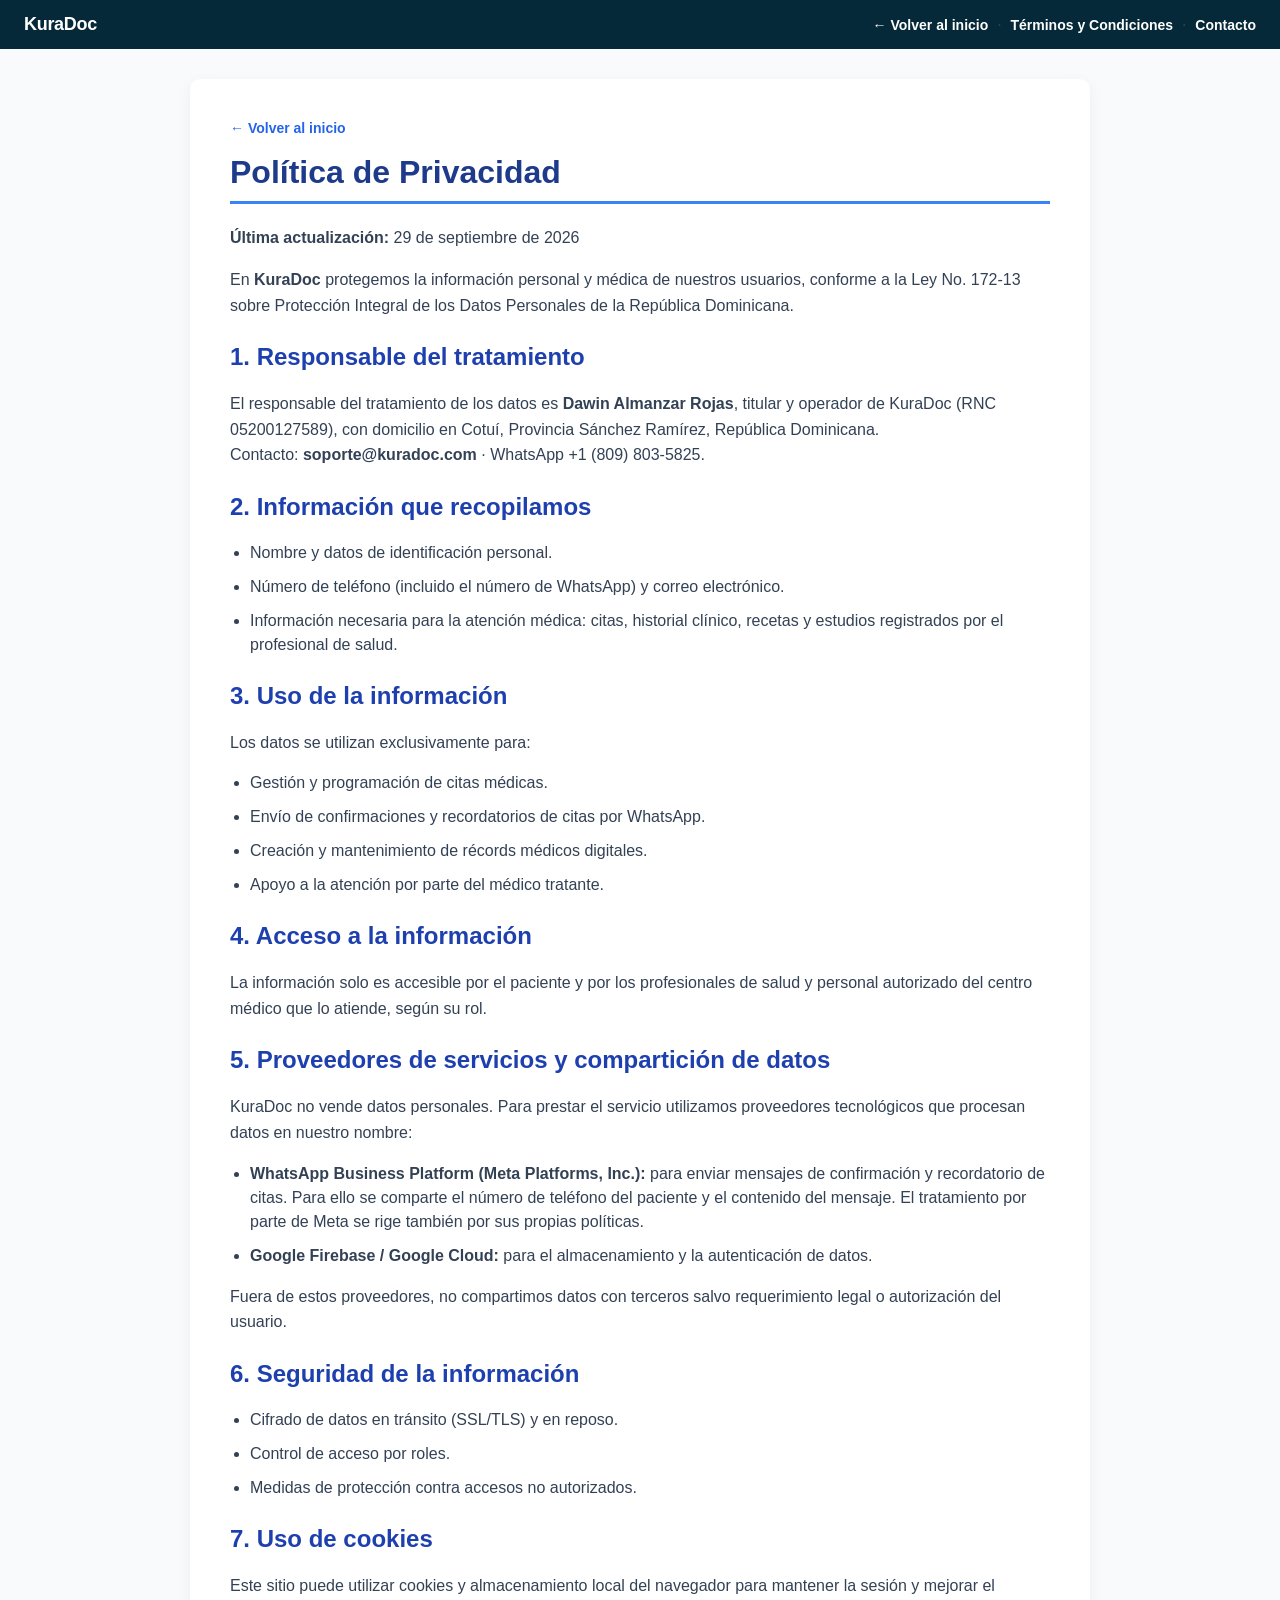
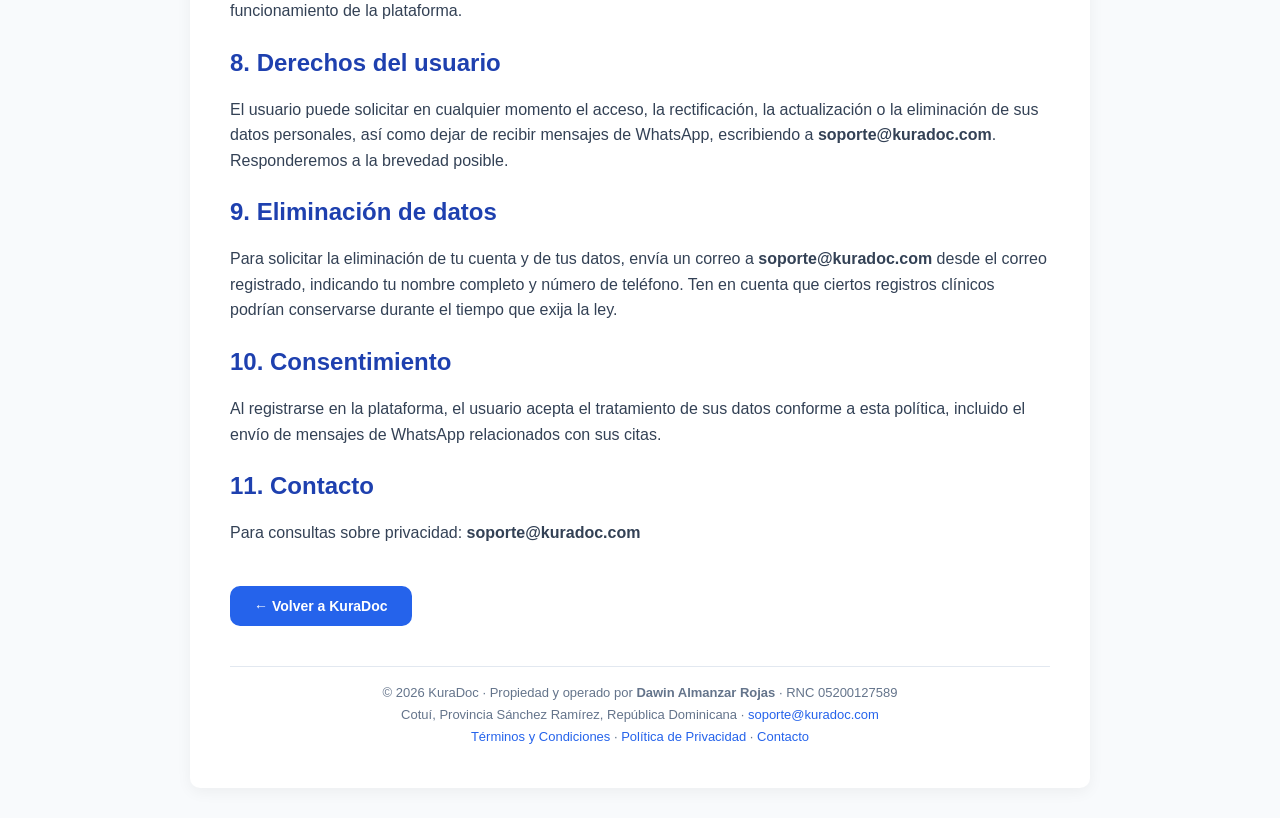
<file: privacidad.html>
<!DOCTYPE html>
<html lang="es">
<head>
  <meta charset="UTF-8">
  <meta name="viewport" content="width=device-width, initial-scale=1.0">
  <title>Política de Privacidad - KuraDoc</title>
  <style>
    *{box-sizing:border-box}
    body{font-family:Arial,sans-serif;background:#f8fafc;margin:0;color:#334155}
    .topbar{background:#062939;padding:14px 24px;display:flex;justify-content:space-between;align-items:center;flex-wrap:wrap;gap:10px}
    .topbar a{color:#fff;text-decoration:none;font-size:14px;font-weight:600}
    .topbar a:hover{text-decoration:underline}
    .topbar .brand{font-size:18px;font-weight:800;letter-spacing:-.3px}
    .container{max-width:900px;margin:30px auto;background:#fff;padding:40px;border-radius:10px;box-shadow:0 4px 15px rgba(0,0,0,.05)}
    h1{color:#1e3a8a;border-bottom:3px solid #3b82f6;padding-bottom:10px;margin-top:0}
    h2{margin-top:25px;color:#1e40af}
    p{line-height:1.6}
    ul{padding-left:20px}
    li{margin-bottom:10px;line-height:1.5}
    .back{display:inline-block;margin:0 0 18px;color:#2563eb;text-decoration:none;font-weight:700;font-size:14px}
    .back:hover{text-decoration:underline}
    .btn{display:inline-block;margin-top:24px;background:#2563eb;color:#fff;text-decoration:none;padding:12px 24px;border-radius:10px;font-weight:700;font-size:14px}
    .footer{margin-top:40px;font-size:13px;color:#64748b;border-top:1px solid #e2e8f0;padding-top:15px;text-align:center;line-height:1.7}
    .footer a{color:#2563eb;text-decoration:none}
    @media(max-width:600px){.container{margin:16px;padding:24px}}
  </style>
</head>
<body>
<div class="topbar">
  <a class="brand" href="index.html">KuraDoc</a>
  <div><a href="index.html">← Volver al inicio</a> &nbsp;·&nbsp; <a href="terminos.html">Términos y Condiciones</a> &nbsp;·&nbsp; <a href="contactos.html">Contacto</a></div>
</div>
<div class="container">
  <a class="back" href="index.html">← Volver al inicio</a>

  <h1>Política de Privacidad</h1>
  <p><strong>Última actualización:</strong> 29 de septiembre de 2026</p>

  <p>En <strong>KuraDoc</strong> protegemos la información personal y médica de nuestros usuarios, conforme a la Ley No. 172-13 sobre Protección Integral de los Datos Personales de la República Dominicana.</p>

  <h2>1. Responsable del tratamiento</h2>
  <p>
    El responsable del tratamiento de los datos es <strong>Dawin Almanzar Rojas</strong>, titular y operador de KuraDoc (RNC 05200127589), con domicilio en Cotuí, Provincia Sánchez Ramírez, República Dominicana.<br>
    Contacto: <strong>soporte@kuradoc.com</strong> · WhatsApp +1 (809) 803-5825.
  </p>

  <h2>2. Información que recopilamos</h2>
  <ul>
    <li>Nombre y datos de identificación personal.</li>
    <li>Número de teléfono (incluido el número de WhatsApp) y correo electrónico.</li>
    <li>Información necesaria para la atención médica: citas, historial clínico, recetas y estudios registrados por el profesional de salud.</li>
  </ul>

  <h2>3. Uso de la información</h2>
  <p>Los datos se utilizan exclusivamente para:</p>
  <ul>
    <li>Gestión y programación de citas médicas.</li>
    <li>Envío de confirmaciones y recordatorios de citas por WhatsApp.</li>
    <li>Creación y mantenimiento de récords médicos digitales.</li>
    <li>Apoyo a la atención por parte del médico tratante.</li>
  </ul>

  <h2>4. Acceso a la información</h2>
  <p>La información solo es accesible por el paciente y por los profesionales de salud y personal autorizado del centro médico que lo atiende, según su rol.</p>

  <h2>5. Proveedores de servicios y compartición de datos</h2>
  <p>KuraDoc no vende datos personales. Para prestar el servicio utilizamos proveedores tecnológicos que procesan datos en nuestro nombre:</p>
  <ul>
    <li><strong>WhatsApp Business Platform (Meta Platforms, Inc.):</strong> para enviar mensajes de confirmación y recordatorio de citas. Para ello se comparte el número de teléfono del paciente y el contenido del mensaje. El tratamiento por parte de Meta se rige también por sus propias políticas.</li>
    <li><strong>Google Firebase / Google Cloud:</strong> para el almacenamiento y la autenticación de datos.</li>
  </ul>
  <p>Fuera de estos proveedores, no compartimos datos con terceros salvo requerimiento legal o autorización del usuario.</p>

  <h2>6. Seguridad de la información</h2>
  <ul>
    <li>Cifrado de datos en tránsito (SSL/TLS) y en reposo.</li>
    <li>Control de acceso por roles.</li>
    <li>Medidas de protección contra accesos no autorizados.</li>
  </ul>

  <h2>7. Uso de cookies</h2>
  <p>Este sitio puede utilizar cookies y almacenamiento local del navegador para mantener la sesión y mejorar el funcionamiento de la plataforma.</p>

  <h2>8. Derechos del usuario</h2>
  <p>El usuario puede solicitar en cualquier momento el acceso, la rectificación, la actualización o la eliminación de sus datos personales, así como dejar de recibir mensajes de WhatsApp, escribiendo a <strong>soporte@kuradoc.com</strong>. Responderemos a la brevedad posible.</p>

  <h2>9. Eliminación de datos</h2>
  <p>Para solicitar la eliminación de tu cuenta y de tus datos, envía un correo a <strong>soporte@kuradoc.com</strong> desde el correo registrado, indicando tu nombre completo y número de teléfono. Ten en cuenta que ciertos registros clínicos podrían conservarse durante el tiempo que exija la ley.</p>

  <h2>10. Consentimiento</h2>
  <p>Al registrarse en la plataforma, el usuario acepta el tratamiento de sus datos conforme a esta política, incluido el envío de mensajes de WhatsApp relacionados con sus citas.</p>

  <h2>11. Contacto</h2>
  <p>Para consultas sobre privacidad: <strong>soporte@kuradoc.com</strong></p>

  <a class="btn" href="index.html">← Volver a KuraDoc</a>

  <div class="footer">
    © 2026 KuraDoc · Propiedad y operado por <strong>Dawin Almanzar Rojas</strong> · RNC 05200127589<br>
    Cotuí, Provincia Sánchez Ramírez, República Dominicana · <a href="mailto:soporte@kuradoc.com">soporte@kuradoc.com</a><br>
    <a href="terminos.html">Términos y Condiciones</a> · <a href="privacidad.html">Política de Privacidad</a> · <a href="contactos.html">Contacto</a>
  </div>
</div>
</body>
</html>
</file>
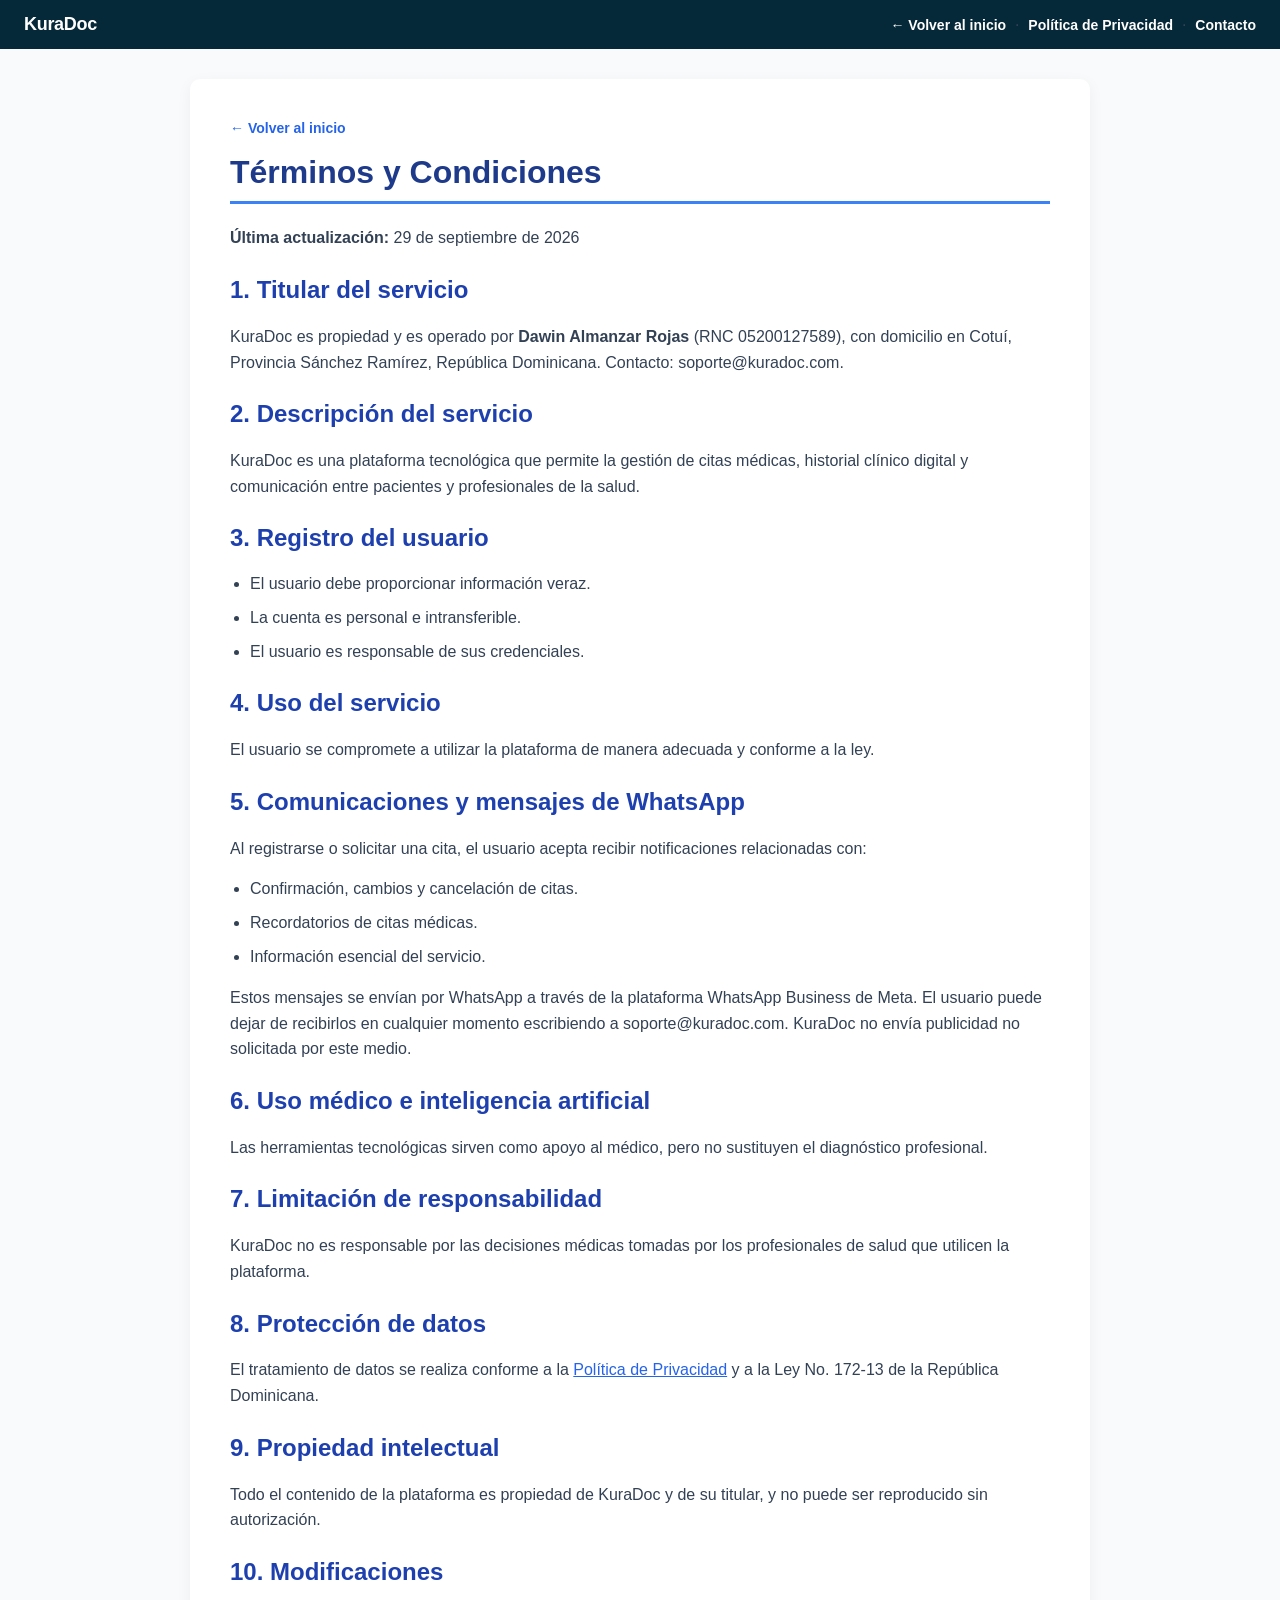
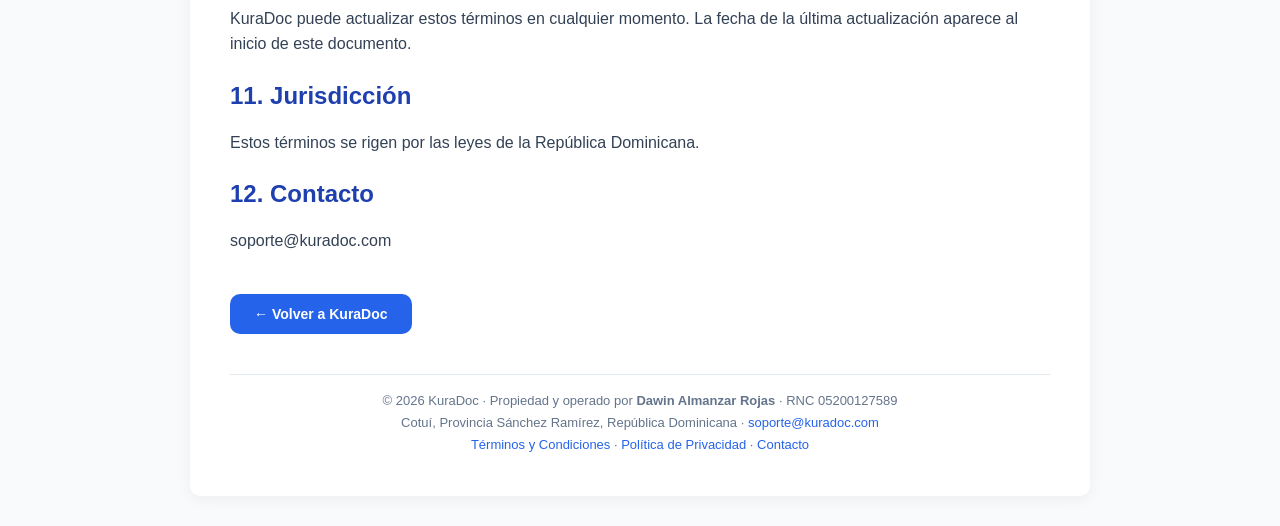
<file: terminos.html>
<!DOCTYPE html>
<html lang="es">
<head>
  <meta charset="UTF-8">
  <meta name="viewport" content="width=device-width, initial-scale=1.0">
  <title>Términos y Condiciones - KuraDoc</title>
  <style>
    *{box-sizing:border-box}
    body{font-family:Arial,sans-serif;background:#f8fafc;margin:0;color:#334155}
    .topbar{background:#062939;padding:14px 24px;display:flex;justify-content:space-between;align-items:center;flex-wrap:wrap;gap:10px}
    .topbar a{color:#fff;text-decoration:none;font-size:14px;font-weight:600}
    .topbar a:hover{text-decoration:underline}
    .topbar .brand{font-size:18px;font-weight:800;letter-spacing:-.3px}
    .container{max-width:900px;margin:30px auto;background:#fff;padding:40px;border-radius:10px;box-shadow:0 4px 15px rgba(0,0,0,.05)}
    h1{color:#1e3a8a;border-bottom:3px solid #3b82f6;padding-bottom:10px;margin-top:0}
    h2{margin-top:25px;color:#1e40af}
    p{line-height:1.6}
    ul{padding-left:20px}
    li{margin-bottom:10px;line-height:1.5}
    .back{display:inline-block;margin:0 0 18px;color:#2563eb;text-decoration:none;font-weight:700;font-size:14px}
    .back:hover{text-decoration:underline}
    .btn{display:inline-block;margin-top:24px;background:#2563eb;color:#fff;text-decoration:none;padding:12px 24px;border-radius:10px;font-weight:700;font-size:14px}
    .footer{margin-top:40px;font-size:13px;color:#64748b;border-top:1px solid #e2e8f0;padding-top:15px;text-align:center;line-height:1.7}
    .footer a{color:#2563eb;text-decoration:none}
    @media(max-width:600px){.container{margin:16px;padding:24px}}
  </style>
</head>
<body>
<div class="topbar">
  <a class="brand" href="index.html">KuraDoc</a>
  <div><a href="index.html">← Volver al inicio</a> &nbsp;·&nbsp; <a href="privacidad.html">Política de Privacidad</a> &nbsp;·&nbsp; <a href="contactos.html">Contacto</a></div>
</div>
<div class="container">
  <a class="back" href="index.html">← Volver al inicio</a>

  <h1>Términos y Condiciones</h1>
  <p><strong>Última actualización:</strong> 29 de septiembre de 2026</p>

  <h2>1. Titular del servicio</h2>
  <p>KuraDoc es propiedad y es operado por <strong>Dawin Almanzar Rojas</strong> (RNC 05200127589), con domicilio en Cotuí, Provincia Sánchez Ramírez, República Dominicana. Contacto: soporte@kuradoc.com.</p>

  <h2>2. Descripción del servicio</h2>
  <p>KuraDoc es una plataforma tecnológica que permite la gestión de citas médicas, historial clínico digital y comunicación entre pacientes y profesionales de la salud.</p>

  <h2>3. Registro del usuario</h2>
  <ul>
    <li>El usuario debe proporcionar información veraz.</li>
    <li>La cuenta es personal e intransferible.</li>
    <li>El usuario es responsable de sus credenciales.</li>
  </ul>

  <h2>4. Uso del servicio</h2>
  <p>El usuario se compromete a utilizar la plataforma de manera adecuada y conforme a la ley.</p>

  <h2>5. Comunicaciones y mensajes de WhatsApp</h2>
  <p>Al registrarse o solicitar una cita, el usuario acepta recibir notificaciones relacionadas con:</p>
  <ul>
    <li>Confirmación, cambios y cancelación de citas.</li>
    <li>Recordatorios de citas médicas.</li>
    <li>Información esencial del servicio.</li>
  </ul>
  <p>Estos mensajes se envían por WhatsApp a través de la plataforma WhatsApp Business de Meta. El usuario puede dejar de recibirlos en cualquier momento escribiendo a soporte@kuradoc.com. KuraDoc no envía publicidad no solicitada por este medio.</p>

  <h2>6. Uso médico e inteligencia artificial</h2>
  <p>Las herramientas tecnológicas sirven como apoyo al médico, pero no sustituyen el diagnóstico profesional.</p>

  <h2>7. Limitación de responsabilidad</h2>
  <p>KuraDoc no es responsable por las decisiones médicas tomadas por los profesionales de salud que utilicen la plataforma.</p>

  <h2>8. Protección de datos</h2>
  <p>El tratamiento de datos se realiza conforme a la <a href="privacidad.html" style="color:#2563eb;">Política de Privacidad</a> y a la Ley No. 172-13 de la República Dominicana.</p>

  <h2>9. Propiedad intelectual</h2>
  <p>Todo el contenido de la plataforma es propiedad de KuraDoc y de su titular, y no puede ser reproducido sin autorización.</p>

  <h2>10. Modificaciones</h2>
  <p>KuraDoc puede actualizar estos términos en cualquier momento. La fecha de la última actualización aparece al inicio de este documento.</p>

  <h2>11. Jurisdicción</h2>
  <p>Estos términos se rigen por las leyes de la República Dominicana.</p>

  <h2>12. Contacto</h2>
  <p>soporte@kuradoc.com</p>

  <a class="btn" href="index.html">← Volver a KuraDoc</a>

  <div class="footer">
    © 2026 KuraDoc · Propiedad y operado por <strong>Dawin Almanzar Rojas</strong> · RNC 05200127589<br>
    Cotuí, Provincia Sánchez Ramírez, República Dominicana · <a href="mailto:soporte@kuradoc.com">soporte@kuradoc.com</a><br>
    <a href="terminos.html">Términos y Condiciones</a> · <a href="privacidad.html">Política de Privacidad</a> · <a href="contactos.html">Contacto</a>
  </div>
</div>
</body>
</html>
</file>
<file: navbar.css>
/* ══════════════════════════════════════════════
   KURADOC — NAVBAR GLOBAL
   Compartido por index.html y todas las páginas
   ══════════════════════════════════════════════ */

@import url('https://fonts.googleapis.com/css2?family=Sora:wght@300;400;600;700;800&family=Inter:wght@400;500;600&display=swap');

:root {
  --nav-h: 64px;
  --k-blue: #0a5cf5;
  --k-blue-dark: #0847c8;
  --k-blue-light: #e8f0fe;
  --k-navy: #647995;
  --k-teal: #00c4a0;
  --k-text: #1a2540;
  --k-muted: #607080;
  --k-border: rgba(10,92,245,0.12);
}

/* ── Reset mínimo para páginas externas ── */
*, *::before, *::after { box-sizing: border-box; margin: 0; padding: 0; }

/* ── Navbar ── */
#kd-navbar {
  position: fixed;
  top: 0; left: 0; right: 0;
  height: var(--nav-h);
  background: #062939;
  backdrop-filter: blur(18px);
  -webkit-backdrop-filter: blur(18px);
  border-bottom: 1px solid var(--k-border);
  z-index: 9000;
  display: flex;
  align-items: center;
  padding: 0 32px;
  gap: 0;
  transition: background .3s, box-shadow .3s;
}
#kd-navbar.scrolled {
  background: rgba(255,255,255,0.97);
  box-shadow: 0 2px 24px rgba(10,92,245,.1);
}

/* Logo */
.kd-logo {
  display: flex;
  align-items: center;
  gap: 10px;
  text-decoration: none;
  flex-shrink: 0;
}
.kd-logo-icon {
  width: 36px; height: 36px;
  background: linear-gradient(135deg, var(--k-blue), var(--k-teal));
  border-radius: 10px;
  display: flex; align-items: center; justify-content: center;
  font-size: 19px;
  box-shadow: 0 4px 14px rgba(10,92,245,.3);
}
.kd-logo-text {
  font-family: 'Sora', sans-serif;
  font-weight: 800;
  font-size: 20px;
  color: var(--k-navy);
  letter-spacing: -.4px;
}
.kd-logo-text span { color: var(--k-blue); }

/* Spacer */
.kd-nav-spacer { flex: 1; }

/* Links */
.kd-nav-links {
  display: flex;
  align-items: center;
  gap: 4px;
  list-style: none;
}
.kd-nav-links a {
  font-family: 'Inter', sans-serif;
  font-size: 14px;
  font-weight: 500;
  color: #ababab;
  text-decoration: none;
  padding: 7px 14px;
  border-radius: 8px;
  transition: color .2s, background .2s;
  white-space: nowrap;
}
.kd-nav-links a:hover,
.kd-nav-links a.active {
  color: var(--k-blue);
  background: var(--k-blue-light);
}

/* CTA buttons */
.kd-nav-cta {
  display: flex;
  align-items: center;
  gap: 8px;
  margin-left: 12px;
}
.kd-btn-outline {
  font-family: 'Inter', sans-serif;
  font-size: 14px;
  font-weight: 600;
  color: var(--k-blue);
  border: 1.5px solid var(--k-blue);
  background: transparent;
  padding: 8px 18px;
  border-radius: 10px;
  cursor: pointer;
  text-decoration: none;
  transition: background .2s, color .2s;
  display: inline-flex; align-items: center;
}
.kd-btn-outline:hover {
  background: var(--k-blue-light);
}
.kd-btn-filled {
  font-family: 'Inter', sans-serif;
  font-size: 14px;
  font-weight: 580;
  color: #3b3a3a;
  background: linear-gradient(135deg, #ccdeff, #e0efffde);
  border: none;
  padding: 9px 20px;
  border-radius: 10px;
  cursor: pointer;
  text-decoration: none;
  transition: opacity .2s, transform .15s;
  
  display: inline-flex; align-items: center;
}
.kd-btn-filled:hover { opacity: .9; transform: translateY(-1px); }

/* ── Hamburger ── */
.kd-hamburger {
  display: none;
  flex-direction: column;
  gap: 5px;
  background: none;
  border: none;
  cursor: pointer;
  padding: 6px;
  margin-left: 8px;
}
.kd-hamburger span {
  display: block;
  width: 22px; height: 2px;
  background: var(--k-navy);
  border-radius: 2px;
  transition: all .3s;
}
.kd-hamburger.open span:nth-child(1) { transform: translateY(7px) rotate(45deg); }
.kd-hamburger.open span:nth-child(2) { opacity: 0; }
.kd-hamburger.open span:nth-child(3) { transform: translateY(-7px) rotate(-45deg); }

/* ── Mobile menu ── */
.kd-mobile-menu {
  border-radius: 0px 0px 23px 30px;
  display: none;
  position: fixed;
  top: var(--nav-h); left: 0; right: 0;
  background: #f5f5f5;
  border-bottom: 1px solid var(--k-border);
  padding: 16px 24px 20px;
  box-shadow: 0 12px 40px rgba(0,0,0,.1);
  z-index: 8999;
  flex-direction: column;
  gap: 4px;
  animation: mobileSlide .22s ease;
}
@keyframes mobileSlide {
  from { opacity:0; transform:translateY(-8px); }
  to   { opacity:1; transform:translateY(0); }
}
.kd-mobile-menu.open { display: flex; }
.kd-mobile-menu a {
      border: 1px solid #e7e4e4;
  font-family: 'Inter', sans-serif;
  font-size: 15px;
  font-weight: 500;
  color: var(--k-text);
  text-decoration: none;
  padding: 11px 14px;
  border-radius: 10px;
  transition: background .2s, color .2s;
}
.kd-mobile-menu a:hover { background: var(--k-blue-light); color: var(--k-blue); }
.kd-mobile-menu .kd-mob-divider {
  height: 1px; background: #f0f4f8; margin: 8px 0;
}
.kd-mobile-menu .kd-btn-filled {
  width: 100%; justify-content: center;
  padding: 12px;
}
.kd-mobile-menu .kd-btn-outline {
  width: 100%; justify-content: center;
  padding: 11px;
}

/* ── Responsive ── */
@media (max-width: 768px) {
  #kd-navbar { padding: 0 16px; }
  .kd-nav-links, .kd-nav-cta { display: none; }
  .kd-hamburger { display: flex; }
}

/* ── Shared page body offset ── */
.kd-page-body {
  padding-top: var(--nav-h);
  font-family: 'Inter', sans-serif;
  color: var(--k-text);
  background: #f7faff;
  min-height: 100vh;
}

/* ── Footer ── */
.kd-footer {
  background: var(--k-navy);
  color: rgba(255,255,255,.6);
  text-align: center;
  padding: 28px 24px;
  font-size: 13px;
  font-family: 'Inter', sans-serif;
}
.kd-footer a { color: rgba(255,255,255,.7); text-decoration: none; }
.kd-footer a:hover { color: white; }
</file>
